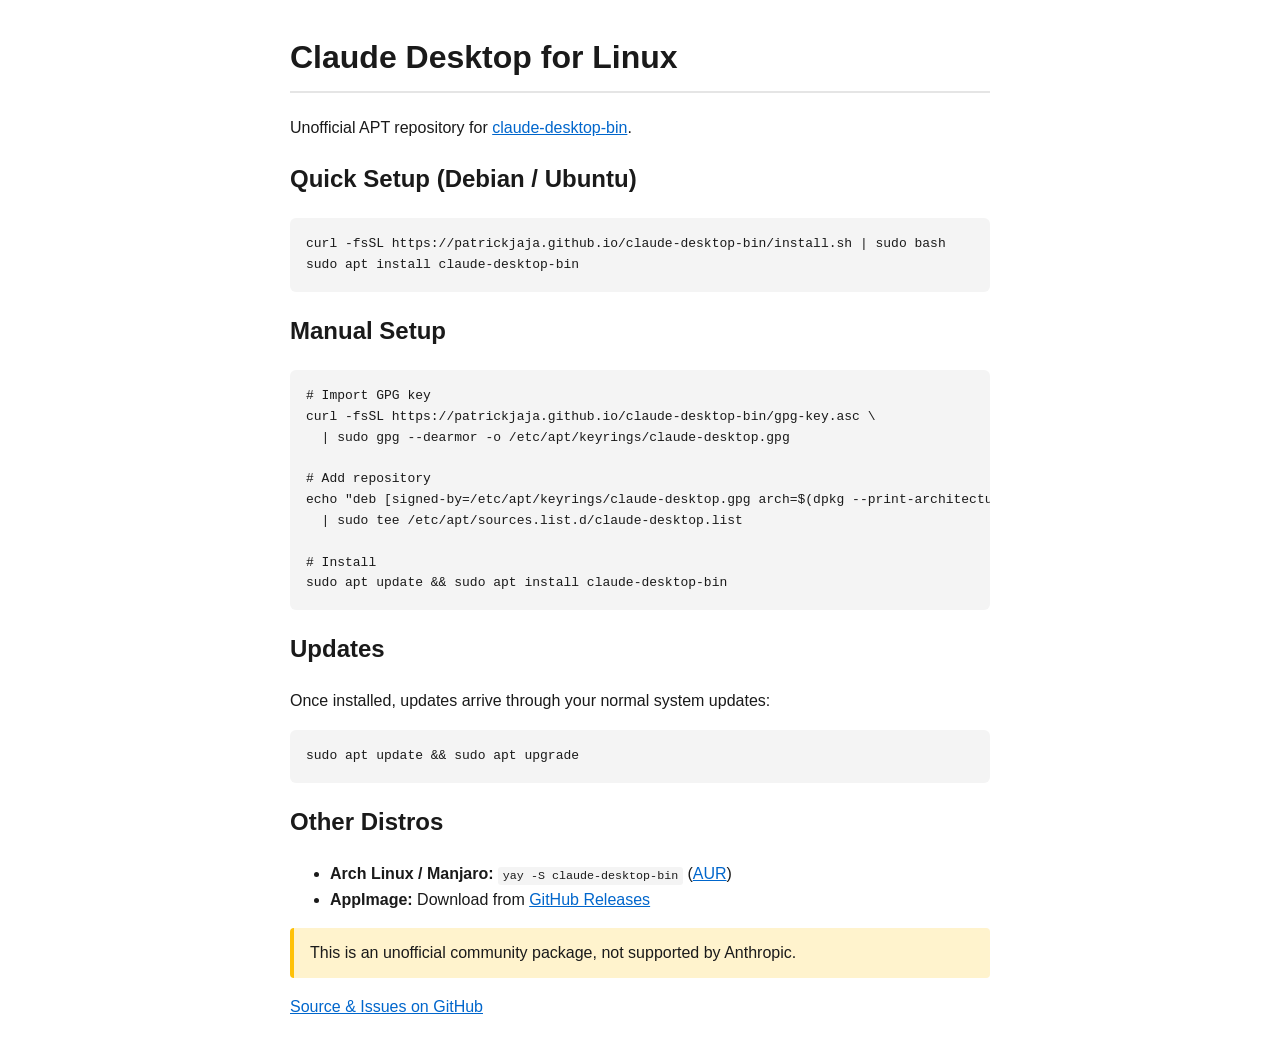
<file: index.html>
<!DOCTYPE html>
<html lang="en">
<head>
  <meta charset="utf-8">
  <meta name="viewport" content="width=device-width, initial-scale=1">
  <title>Claude Desktop for Linux — APT Repository</title>
  <style>
    body { font-family: -apple-system, BlinkMacSystemFont, "Segoe UI", Roboto, sans-serif; max-width: 700px; margin: 2rem auto; padding: 0 1rem; color: #1a1a1a; line-height: 1.6; }
    h1 { border-bottom: 2px solid #e5e5e5; padding-bottom: 0.5rem; }
    pre { background: #f4f4f4; padding: 1rem; border-radius: 6px; overflow-x: auto; }
    code { background: #f4f4f4; padding: 0.15rem 0.3rem; border-radius: 3px; font-size: 0.9em; }
    a { color: #0066cc; }
    .note { background: #fff3cd; border-left: 4px solid #ffc107; padding: 0.75rem 1rem; border-radius: 4px; margin: 1rem 0; }
  </style>
</head>
<body>
  <h1>Claude Desktop for Linux</h1>
  <p>Unofficial APT repository for <a href="https://github.com/patrickjaja/claude-desktop-bin">claude-desktop-bin</a>.</p>

  <h2>Quick Setup (Debian / Ubuntu)</h2>
  <pre>curl -fsSL https://patrickjaja.github.io/claude-desktop-bin/install.sh | sudo bash
sudo apt install claude-desktop-bin</pre>

  <h2>Manual Setup</h2>
  <pre># Import GPG key
curl -fsSL https://patrickjaja.github.io/claude-desktop-bin/gpg-key.asc \
  | sudo gpg --dearmor -o /etc/apt/keyrings/claude-desktop.gpg

# Add repository
echo "deb [signed-by=/etc/apt/keyrings/claude-desktop.gpg arch=$(dpkg --print-architecture)] https://patrickjaja.github.io/claude-desktop-bin/deb/ ./" \
  | sudo tee /etc/apt/sources.list.d/claude-desktop.list

# Install
sudo apt update &amp;&amp; sudo apt install claude-desktop-bin</pre>

  <h2>Updates</h2>
  <p>Once installed, updates arrive through your normal system updates:</p>
  <pre>sudo apt update &amp;&amp; sudo apt upgrade</pre>

  <h2>Other Distros</h2>
  <ul>
    <li><strong>Arch Linux / Manjaro:</strong> <code>yay -S claude-desktop-bin</code> (<a href="https://aur.archlinux.org/packages/claude-desktop-bin">AUR</a>)</li>
    <li><strong>AppImage:</strong> Download from <a href="https://github.com/patrickjaja/claude-desktop-bin/releases/latest">GitHub Releases</a></li>
  </ul>

  <div class="note">
    This is an unofficial community package, not supported by Anthropic.
  </div>

  <p><a href="https://github.com/patrickjaja/claude-desktop-bin">Source &amp; Issues on GitHub</a></p>
</body>
</html>
</file>
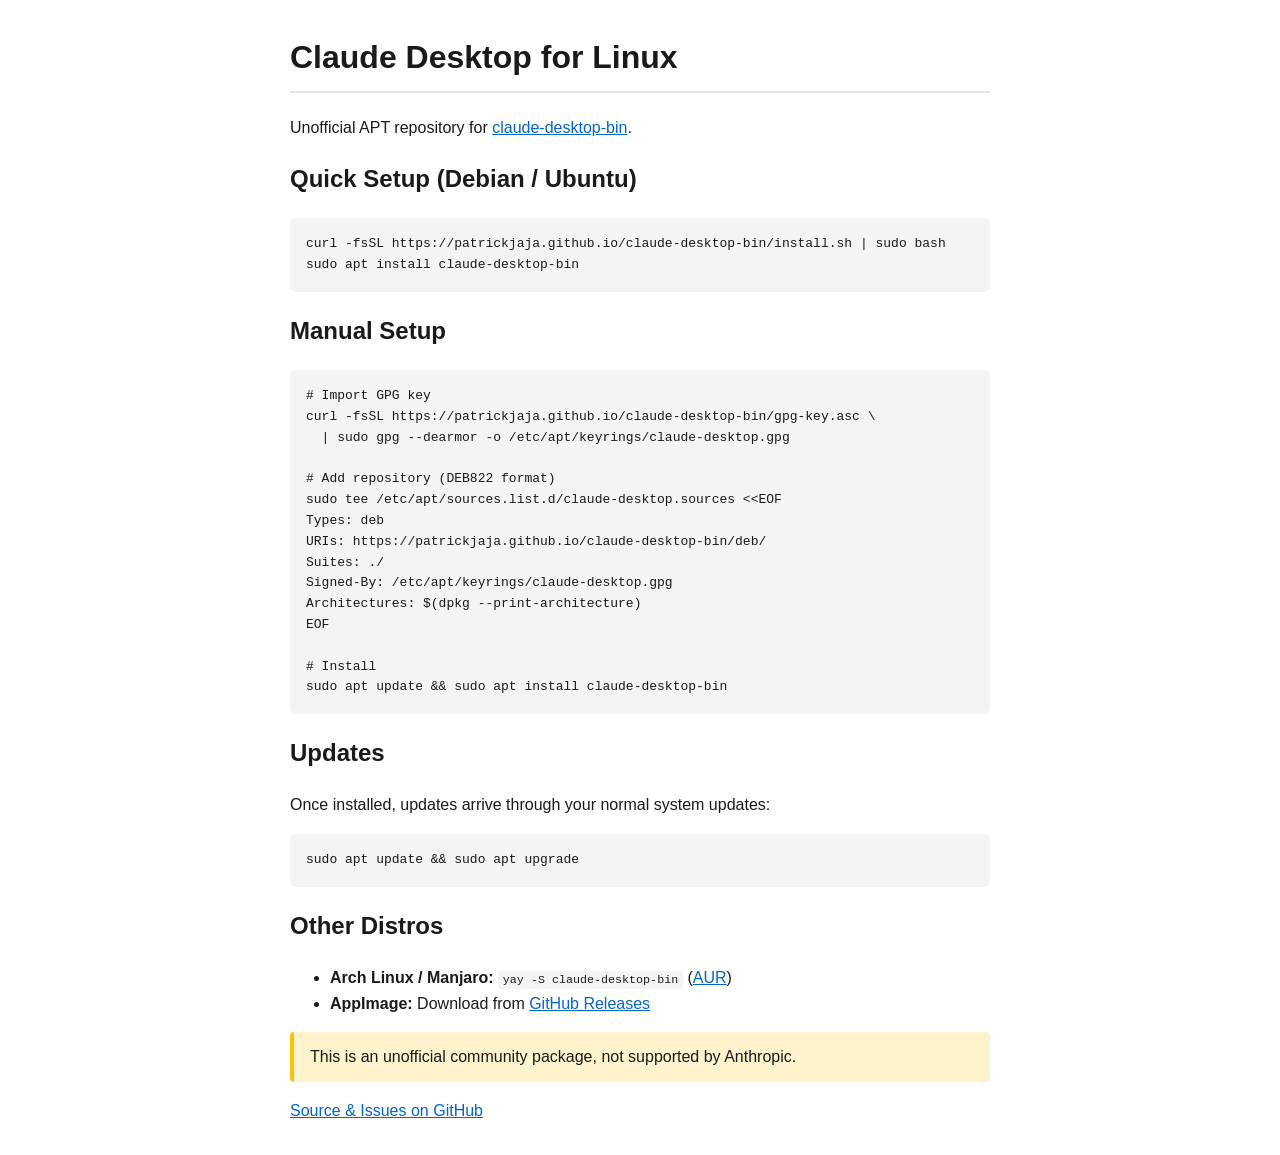
<file: packaging/apt/index.html>
<!DOCTYPE html>
<html lang="en">
<head>
  <meta charset="utf-8">
  <meta name="viewport" content="width=device-width, initial-scale=1">
  <title>Claude Desktop for Linux — APT Repository</title>
  <style>
    body { font-family: -apple-system, BlinkMacSystemFont, "Segoe UI", Roboto, sans-serif; max-width: 700px; margin: 2rem auto; padding: 0 1rem; color: #1a1a1a; line-height: 1.6; }
    h1 { border-bottom: 2px solid #e5e5e5; padding-bottom: 0.5rem; }
    pre { background: #f4f4f4; padding: 1rem; border-radius: 6px; overflow-x: auto; }
    code { background: #f4f4f4; padding: 0.15rem 0.3rem; border-radius: 3px; font-size: 0.9em; }
    a { color: #0066cc; }
    .note { background: #fff3cd; border-left: 4px solid #ffc107; padding: 0.75rem 1rem; border-radius: 4px; margin: 1rem 0; }
  </style>
</head>
<body>
  <h1>Claude Desktop for Linux</h1>
  <p>Unofficial APT repository for <a href="https://github.com/patrickjaja/claude-desktop-bin">claude-desktop-bin</a>.</p>

  <h2>Quick Setup (Debian / Ubuntu)</h2>
  <pre>curl -fsSL https://patrickjaja.github.io/claude-desktop-bin/install.sh | sudo bash
sudo apt install claude-desktop-bin</pre>

  <h2>Manual Setup</h2>
  <pre># Import GPG key
curl -fsSL https://patrickjaja.github.io/claude-desktop-bin/gpg-key.asc \
  | sudo gpg --dearmor -o /etc/apt/keyrings/claude-desktop.gpg

# Add repository (DEB822 format)
sudo tee /etc/apt/sources.list.d/claude-desktop.sources &lt;&lt;EOF
Types: deb
URIs: https://patrickjaja.github.io/claude-desktop-bin/deb/
Suites: ./
Signed-By: /etc/apt/keyrings/claude-desktop.gpg
Architectures: $(dpkg --print-architecture)
EOF

# Install
sudo apt update &amp;&amp; sudo apt install claude-desktop-bin</pre>

  <h2>Updates</h2>
  <p>Once installed, updates arrive through your normal system updates:</p>
  <pre>sudo apt update &amp;&amp; sudo apt upgrade</pre>

  <h2>Other Distros</h2>
  <ul>
    <li><strong>Arch Linux / Manjaro:</strong> <code>yay -S claude-desktop-bin</code> (<a href="https://aur.archlinux.org/packages/claude-desktop-bin">AUR</a>)</li>
    <li><strong>AppImage:</strong> Download from <a href="https://github.com/patrickjaja/claude-desktop-bin/releases/latest">GitHub Releases</a></li>
  </ul>

  <div class="note">
    This is an unofficial community package, not supported by Anthropic.
  </div>

  <p><a href="https://github.com/patrickjaja/claude-desktop-bin">Source &amp; Issues on GitHub</a></p>
</body>
</html>
</file>
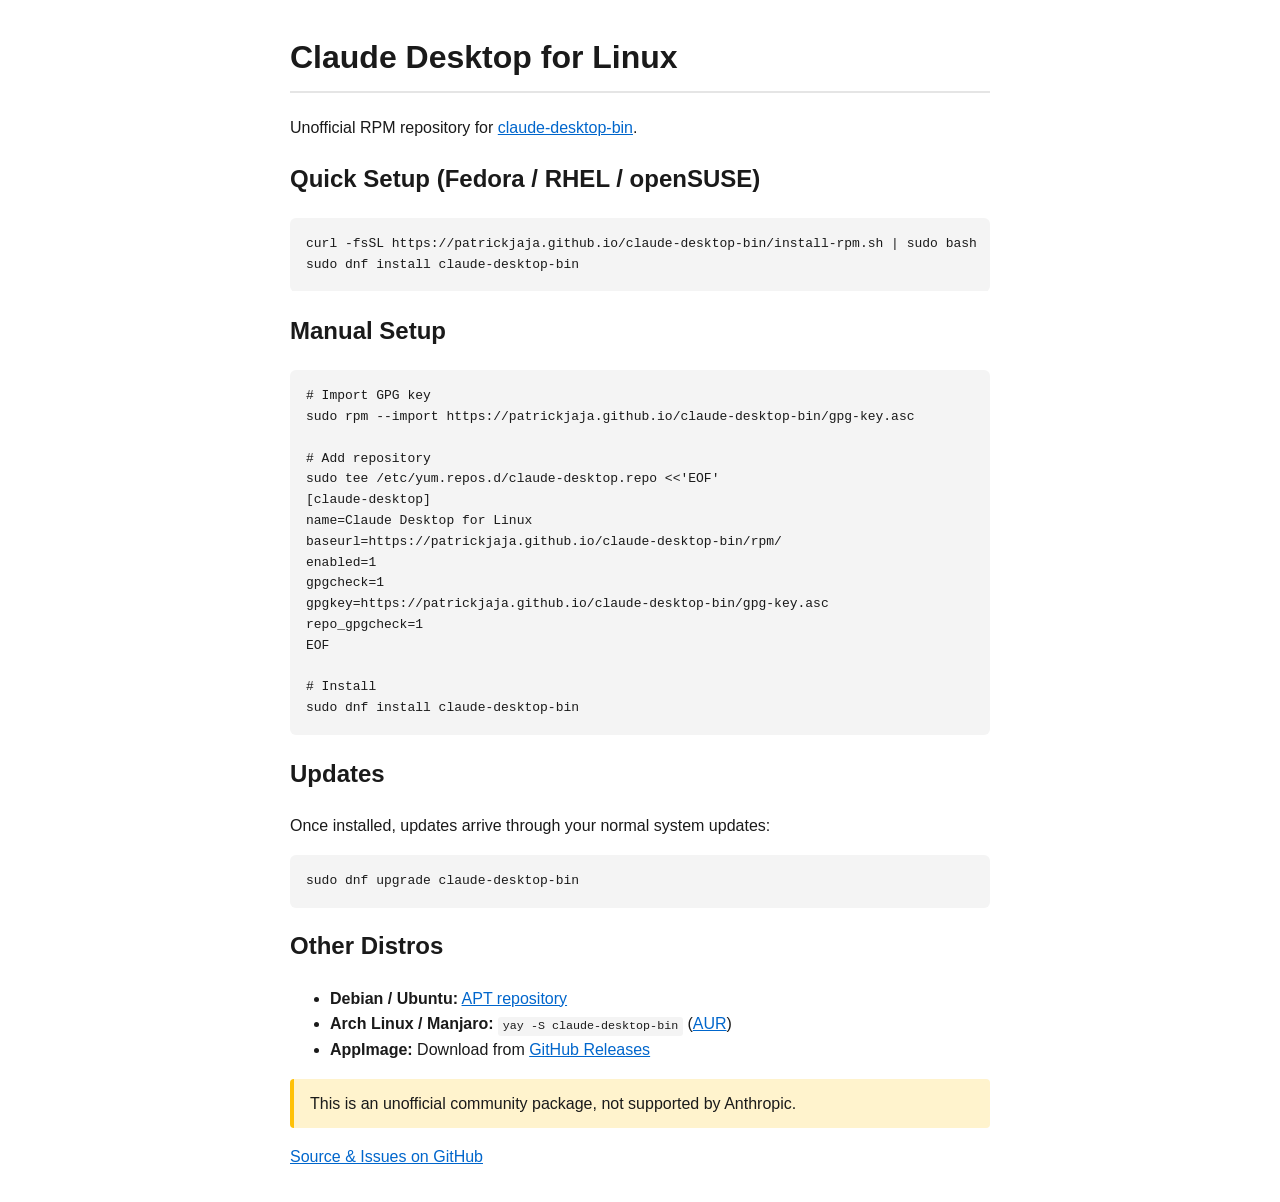
<file: packaging/rpm/index.html>
<!DOCTYPE html>
<html lang="en">
<head>
  <meta charset="utf-8">
  <meta name="viewport" content="width=device-width, initial-scale=1">
  <title>Claude Desktop for Linux — RPM Repository</title>
  <style>
    body { font-family: -apple-system, BlinkMacSystemFont, "Segoe UI", Roboto, sans-serif; max-width: 700px; margin: 2rem auto; padding: 0 1rem; color: #1a1a1a; line-height: 1.6; }
    h1 { border-bottom: 2px solid #e5e5e5; padding-bottom: 0.5rem; }
    pre { background: #f4f4f4; padding: 1rem; border-radius: 6px; overflow-x: auto; }
    code { background: #f4f4f4; padding: 0.15rem 0.3rem; border-radius: 3px; font-size: 0.9em; }
    a { color: #0066cc; }
    .note { background: #fff3cd; border-left: 4px solid #ffc107; padding: 0.75rem 1rem; border-radius: 4px; margin: 1rem 0; }
  </style>
</head>
<body>
  <h1>Claude Desktop for Linux</h1>
  <p>Unofficial RPM repository for <a href="https://github.com/patrickjaja/claude-desktop-bin">claude-desktop-bin</a>.</p>

  <h2>Quick Setup (Fedora / RHEL / openSUSE)</h2>
  <pre>curl -fsSL https://patrickjaja.github.io/claude-desktop-bin/install-rpm.sh | sudo bash
sudo dnf install claude-desktop-bin</pre>

  <h2>Manual Setup</h2>
  <pre># Import GPG key
sudo rpm --import https://patrickjaja.github.io/claude-desktop-bin/gpg-key.asc

# Add repository
sudo tee /etc/yum.repos.d/claude-desktop.repo &lt;&lt;'EOF'
[claude-desktop]
name=Claude Desktop for Linux
baseurl=https://patrickjaja.github.io/claude-desktop-bin/rpm/
enabled=1
gpgcheck=1
gpgkey=https://patrickjaja.github.io/claude-desktop-bin/gpg-key.asc
repo_gpgcheck=1
EOF

# Install
sudo dnf install claude-desktop-bin</pre>

  <h2>Updates</h2>
  <p>Once installed, updates arrive through your normal system updates:</p>
  <pre>sudo dnf upgrade claude-desktop-bin</pre>

  <h2>Other Distros</h2>
  <ul>
    <li><strong>Debian / Ubuntu:</strong> <a href="https://patrickjaja.github.io/claude-desktop-bin/">APT repository</a></li>
    <li><strong>Arch Linux / Manjaro:</strong> <code>yay -S claude-desktop-bin</code> (<a href="https://aur.archlinux.org/packages/claude-desktop-bin">AUR</a>)</li>
    <li><strong>AppImage:</strong> Download from <a href="https://github.com/patrickjaja/claude-desktop-bin/releases/latest">GitHub Releases</a></li>
  </ul>

  <div class="note">
    This is an unofficial community package, not supported by Anthropic.
  </div>

  <p><a href="https://github.com/patrickjaja/claude-desktop-bin">Source &amp; Issues on GitHub</a></p>
</body>
</html>
</file>
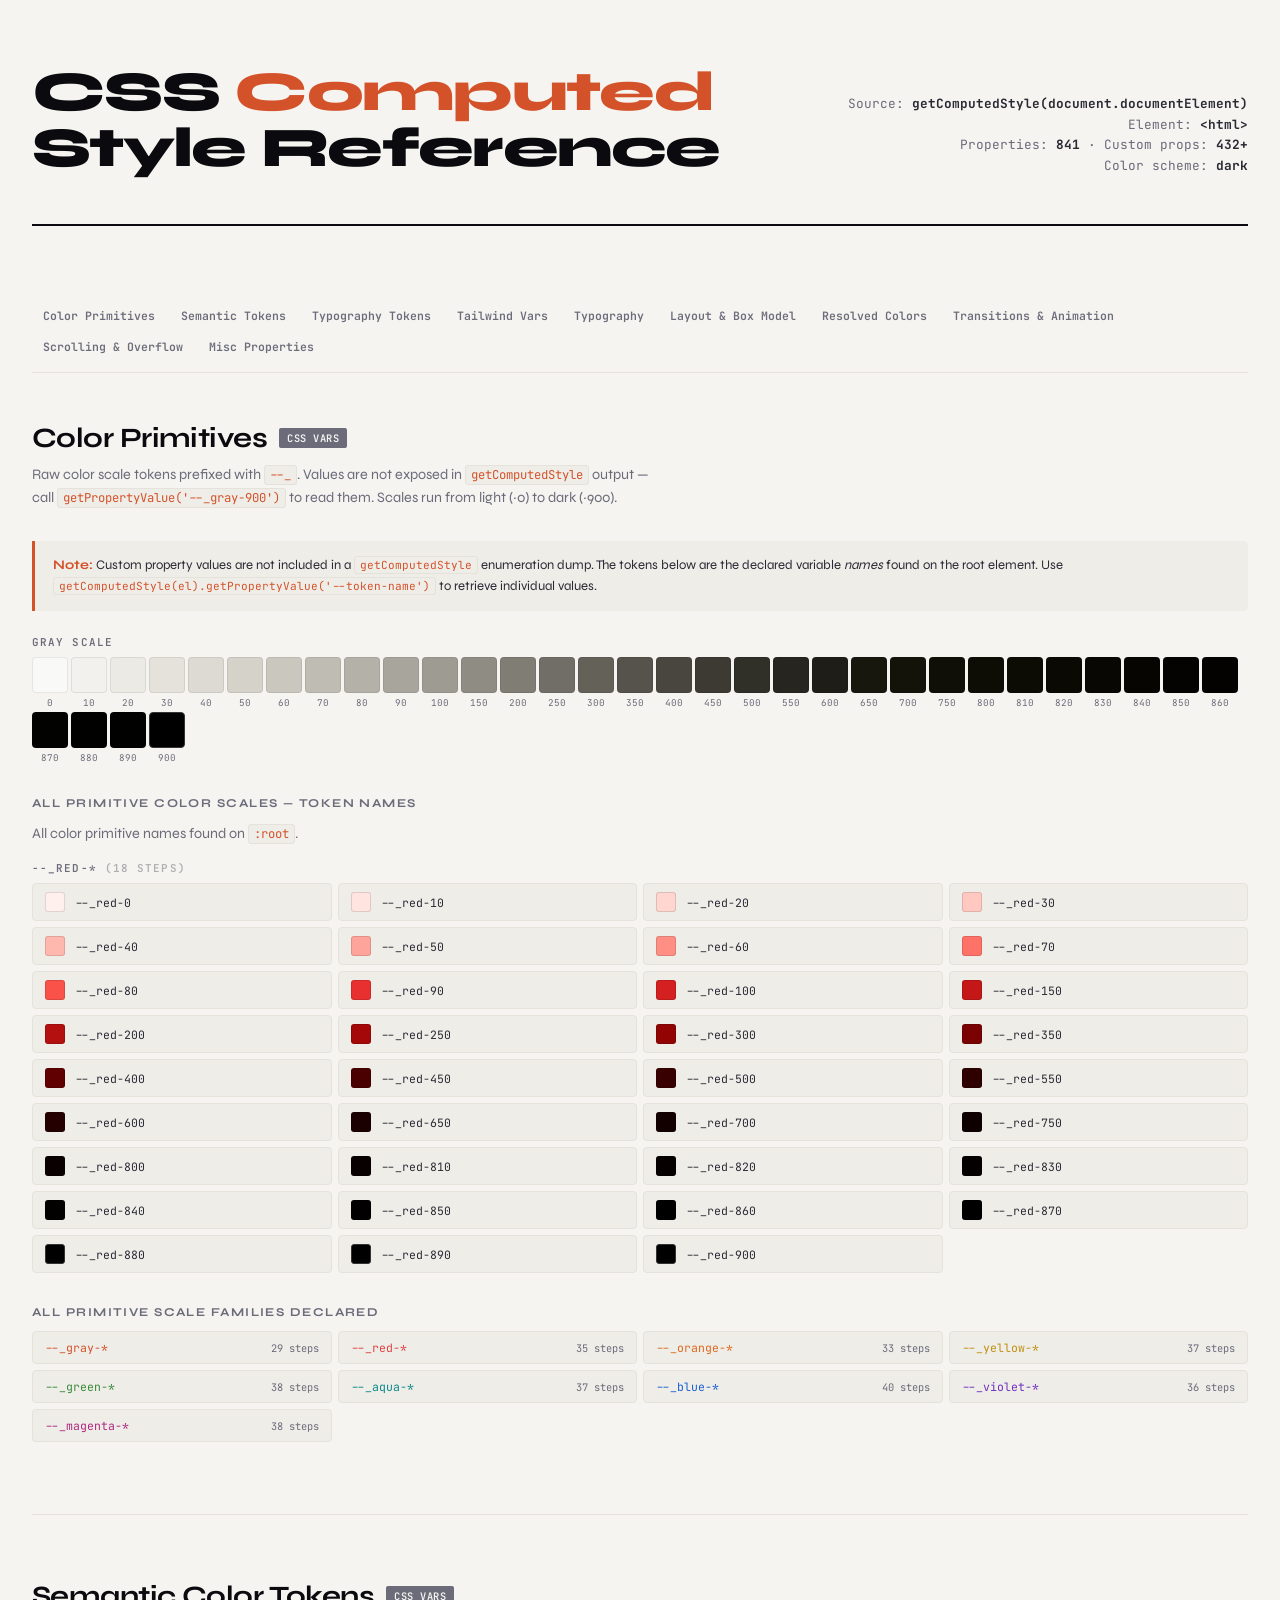
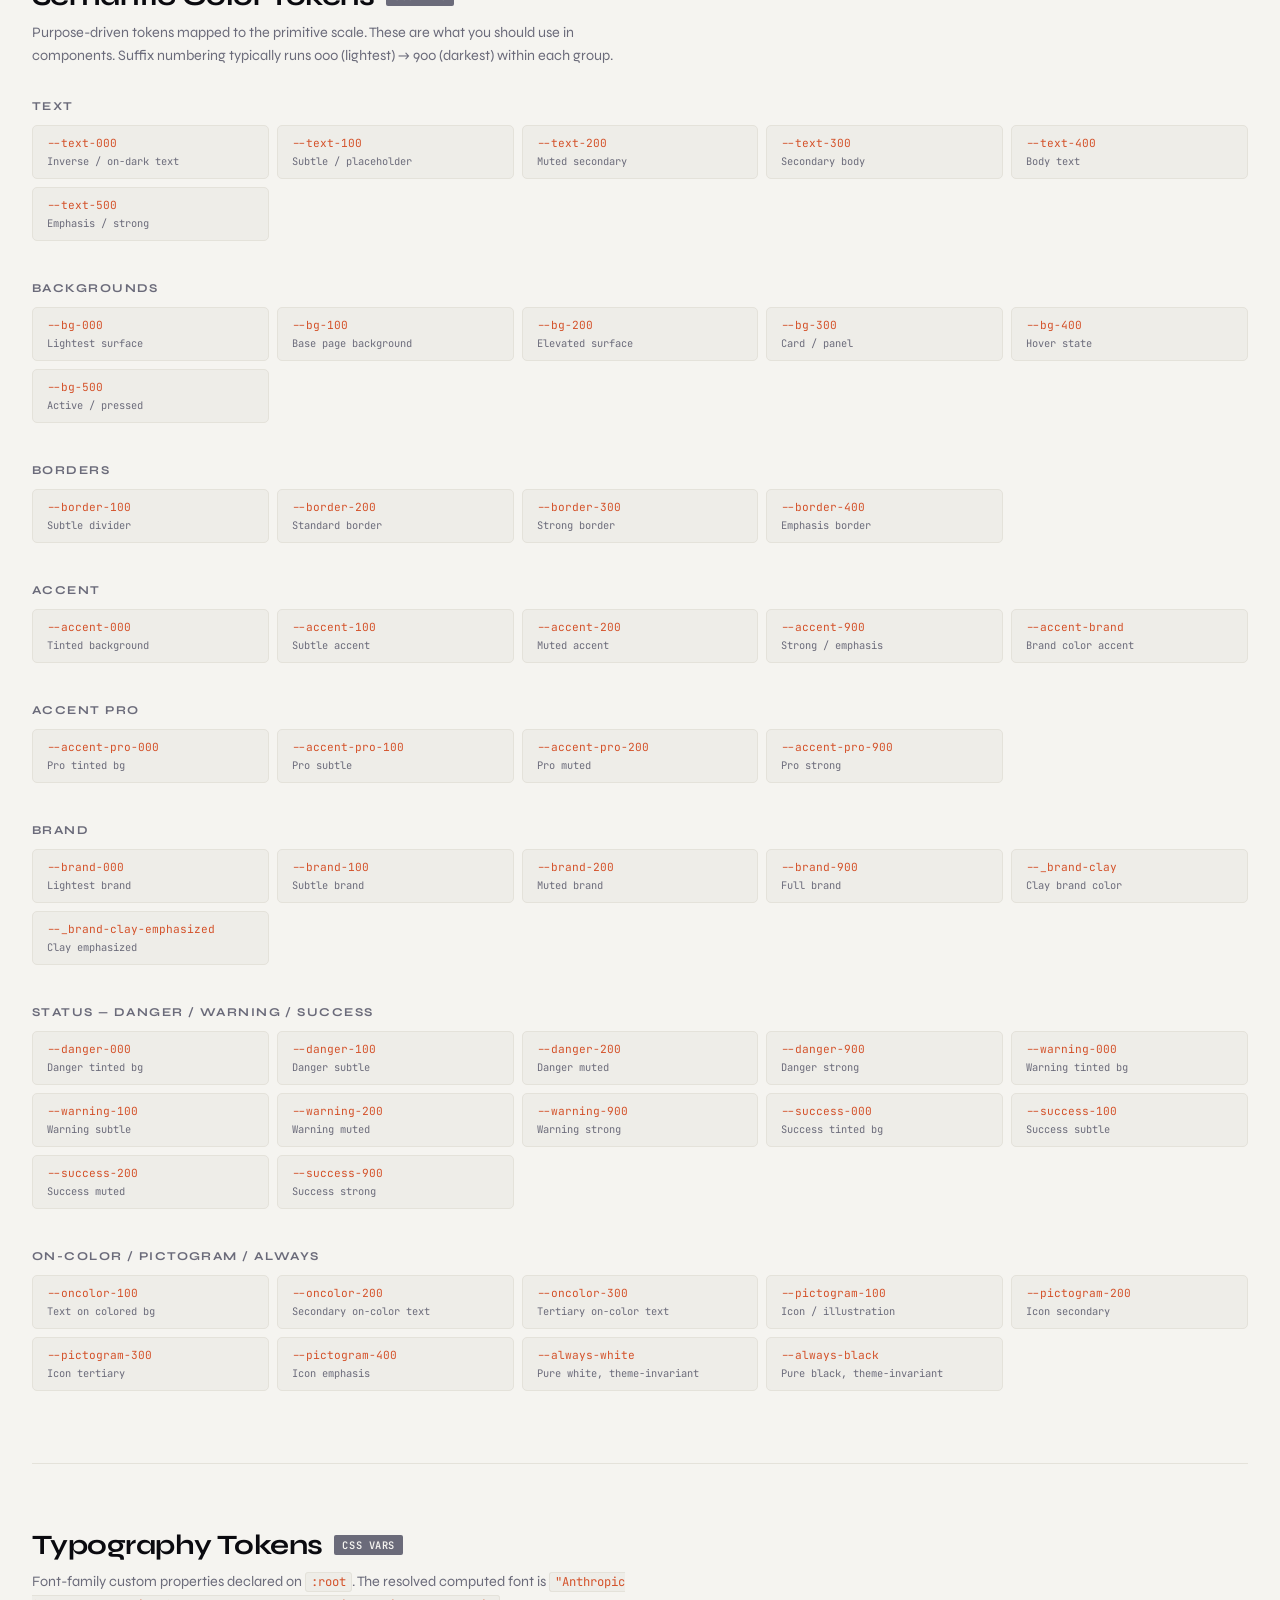
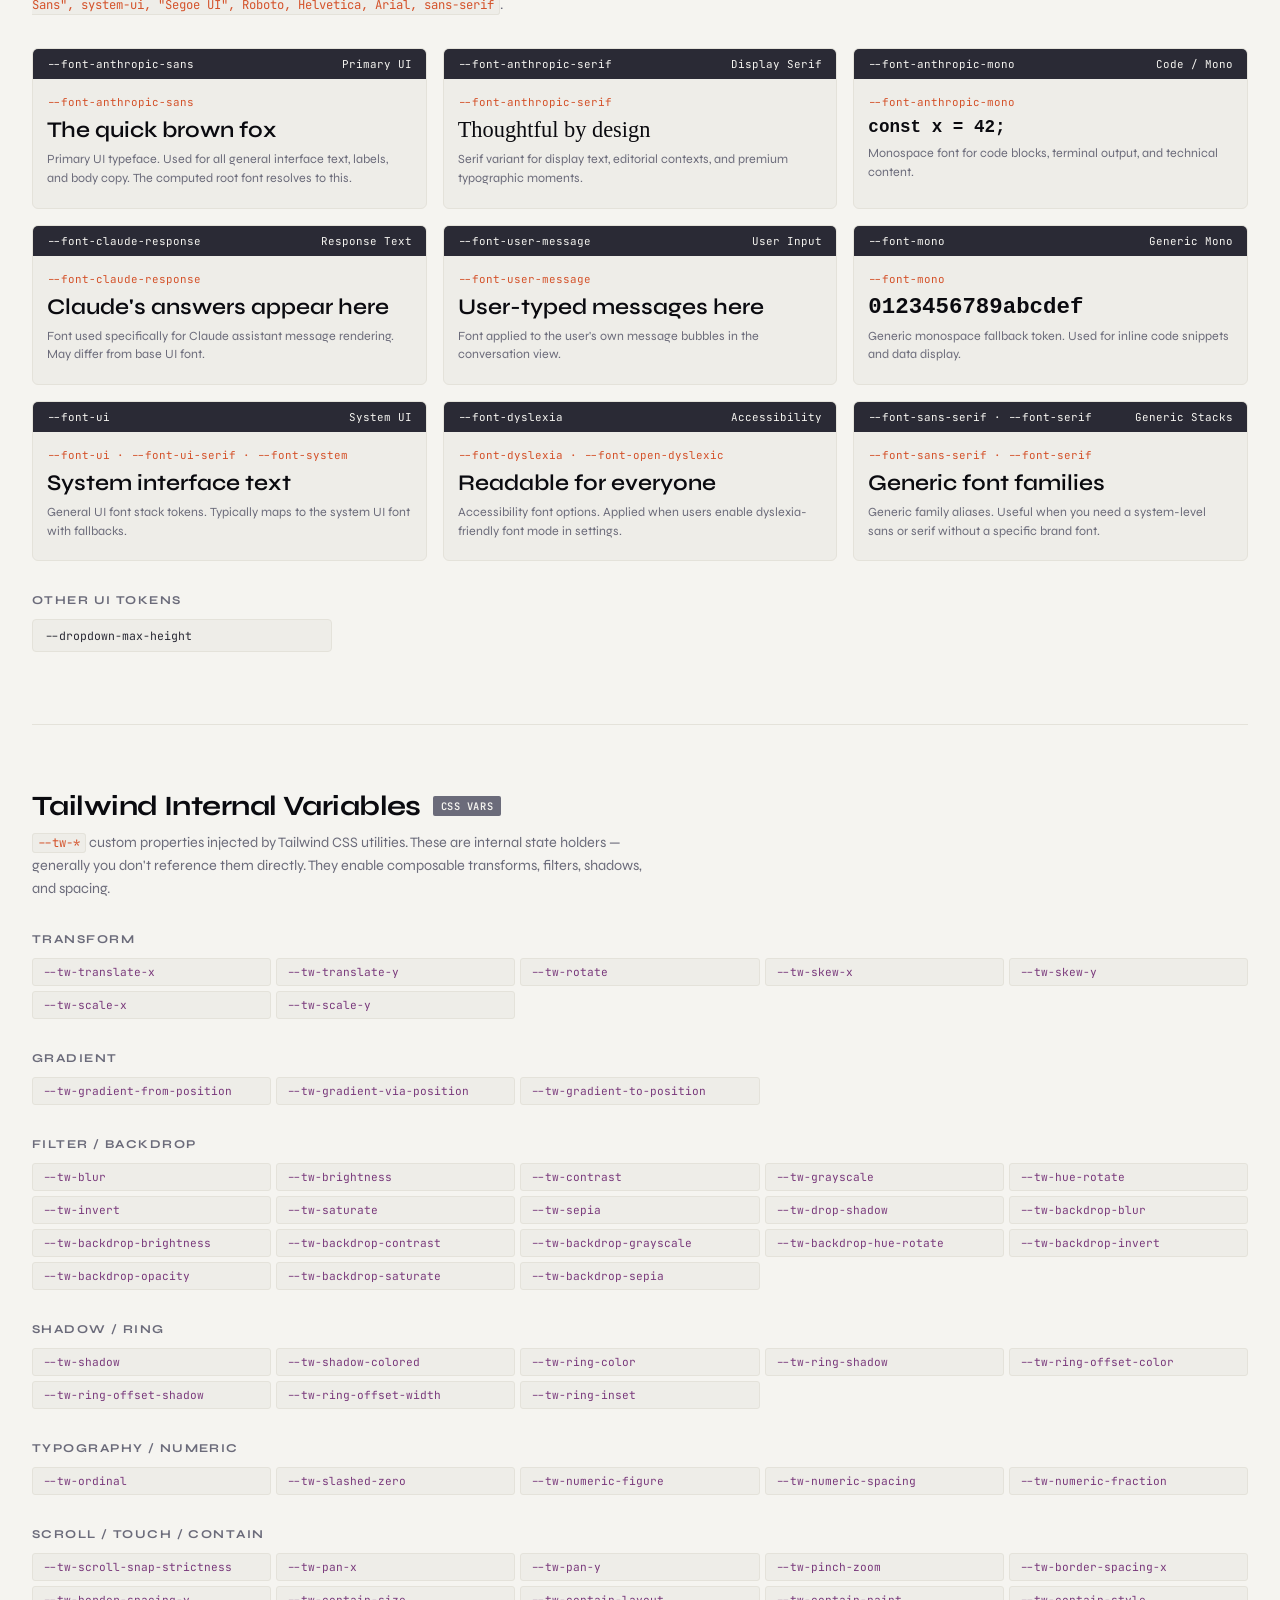
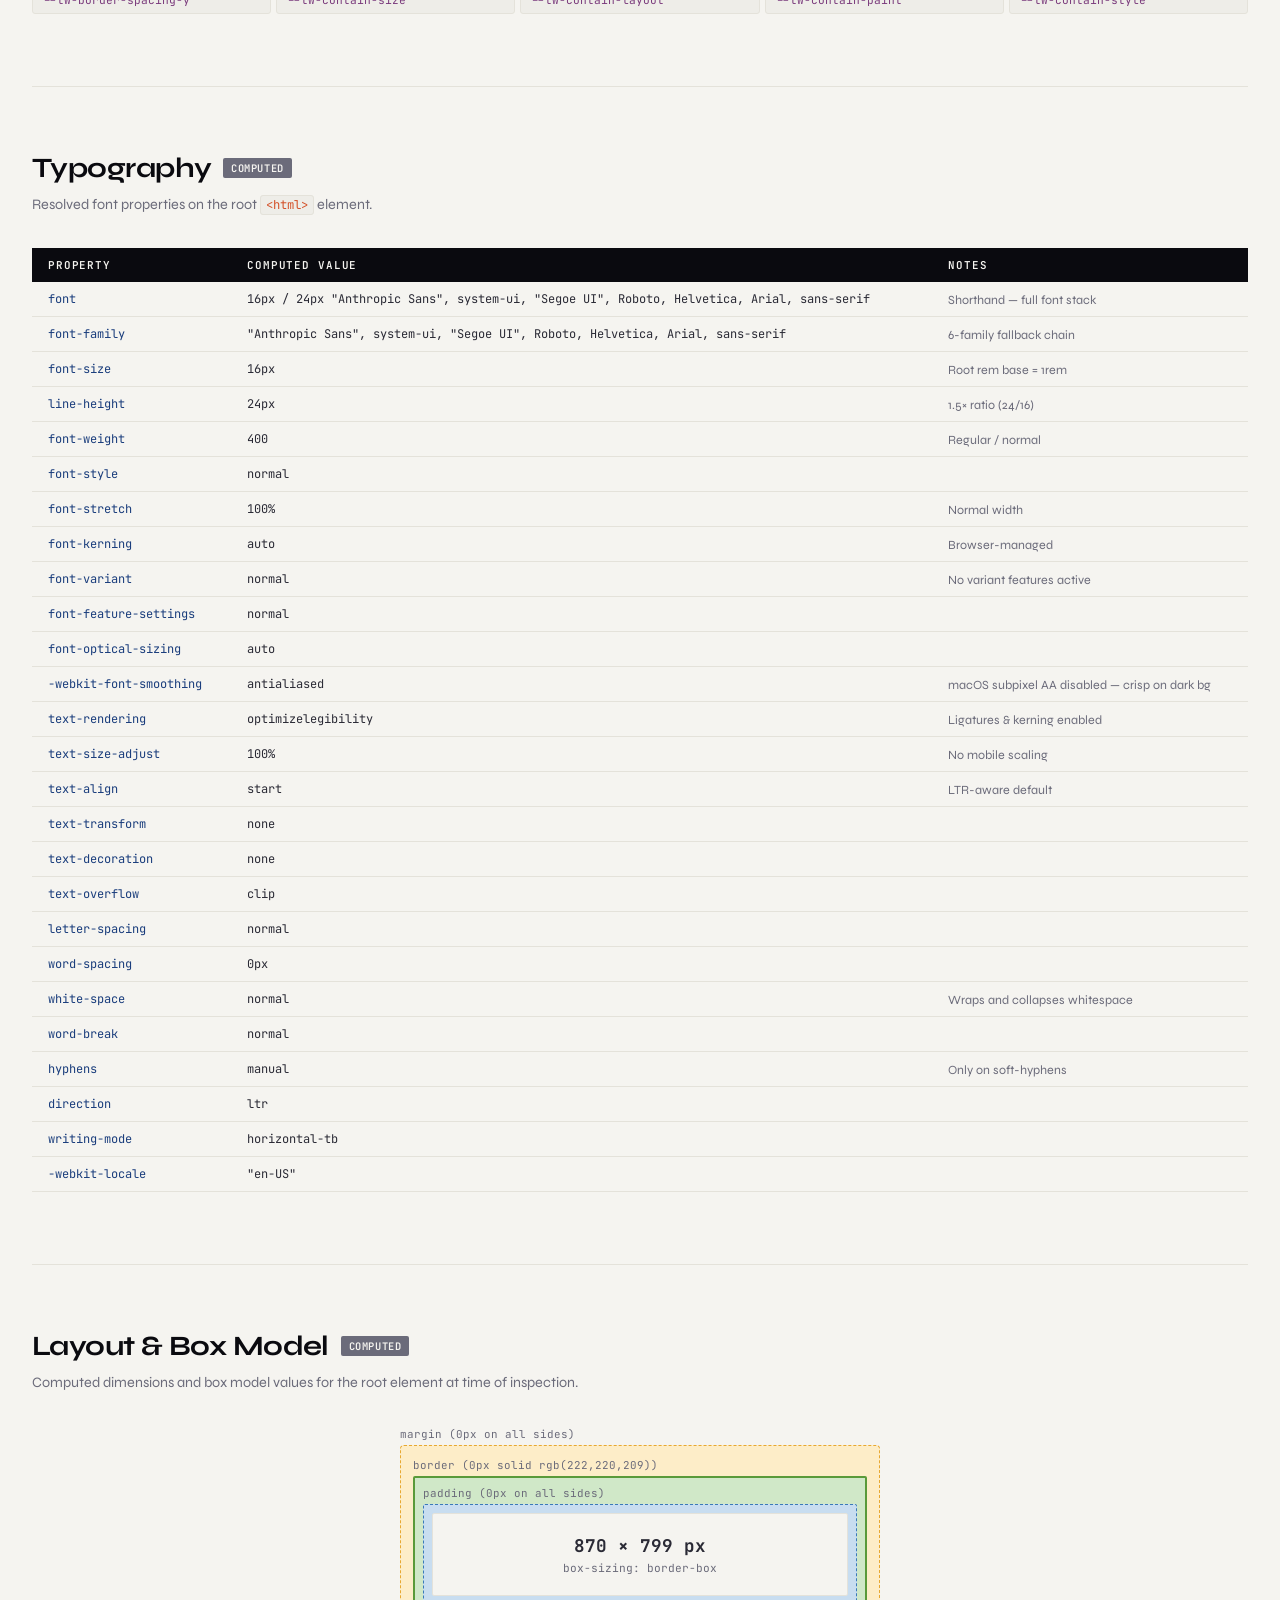
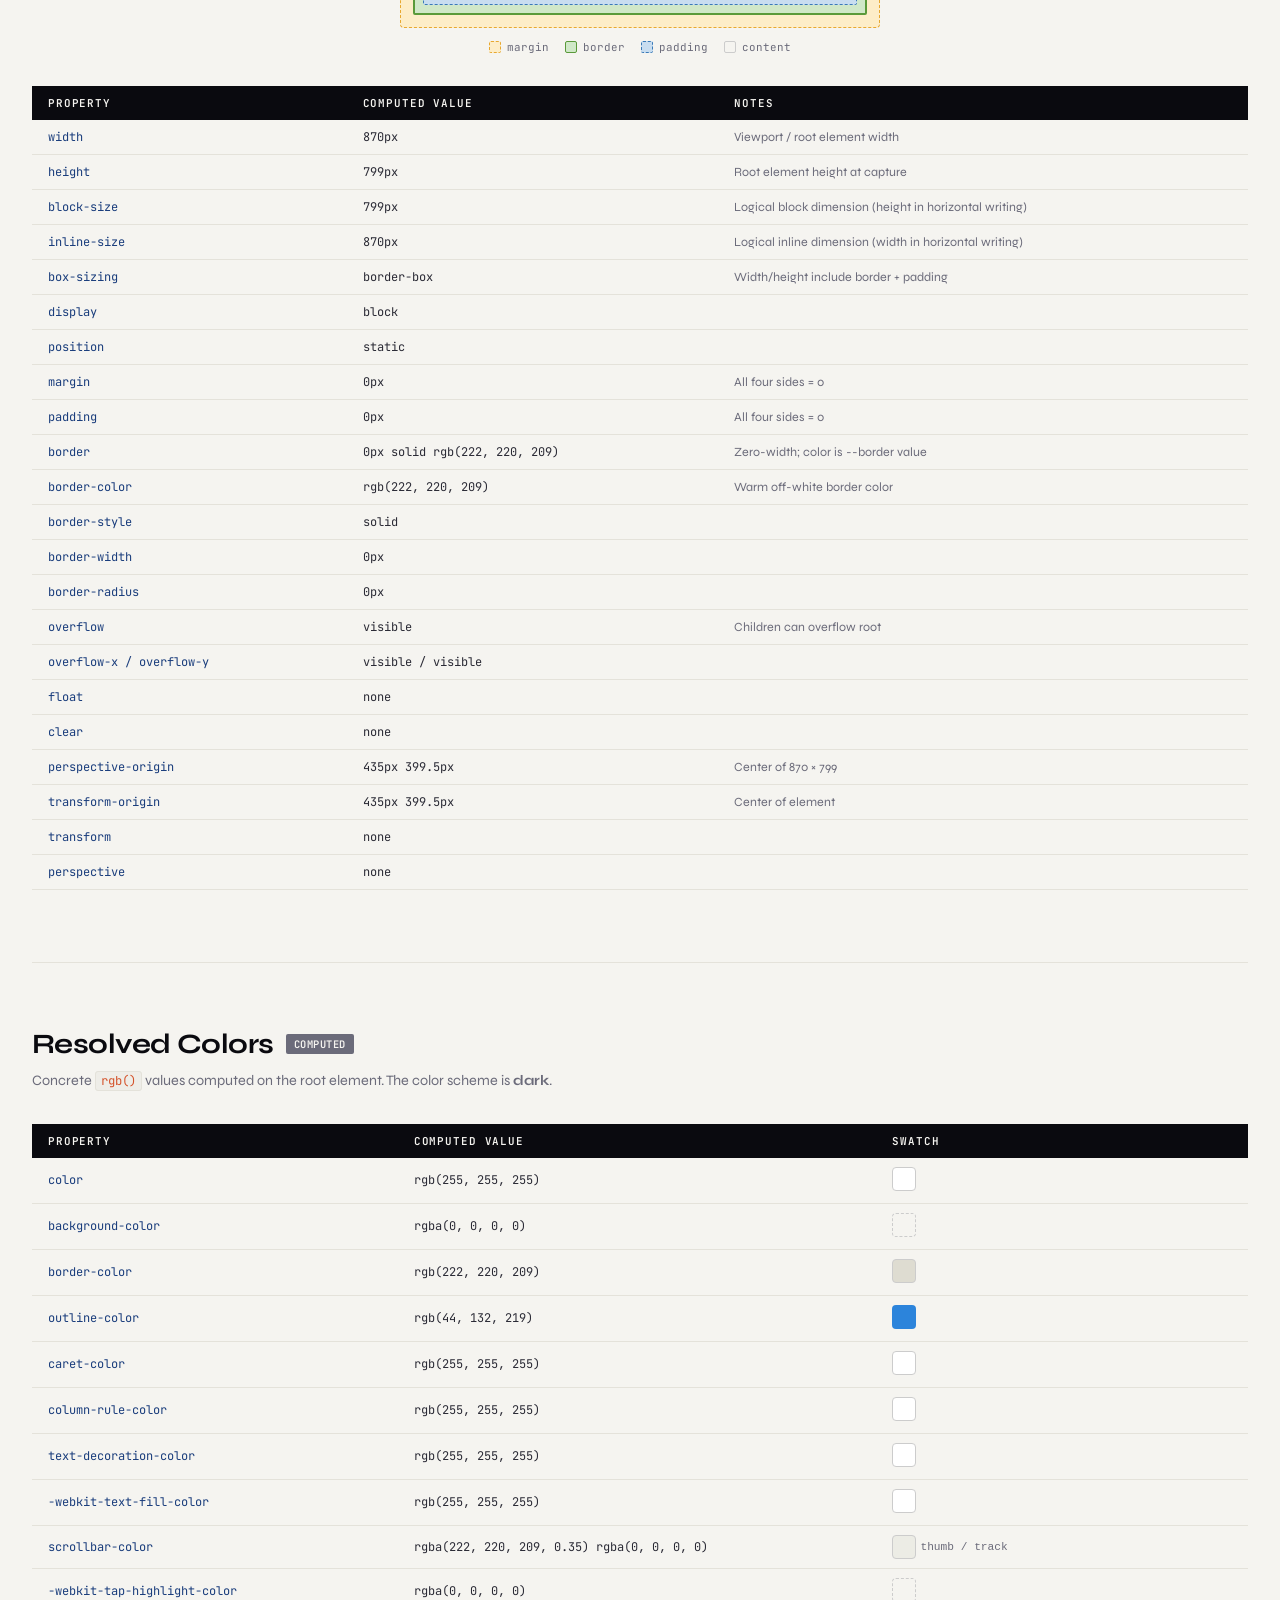
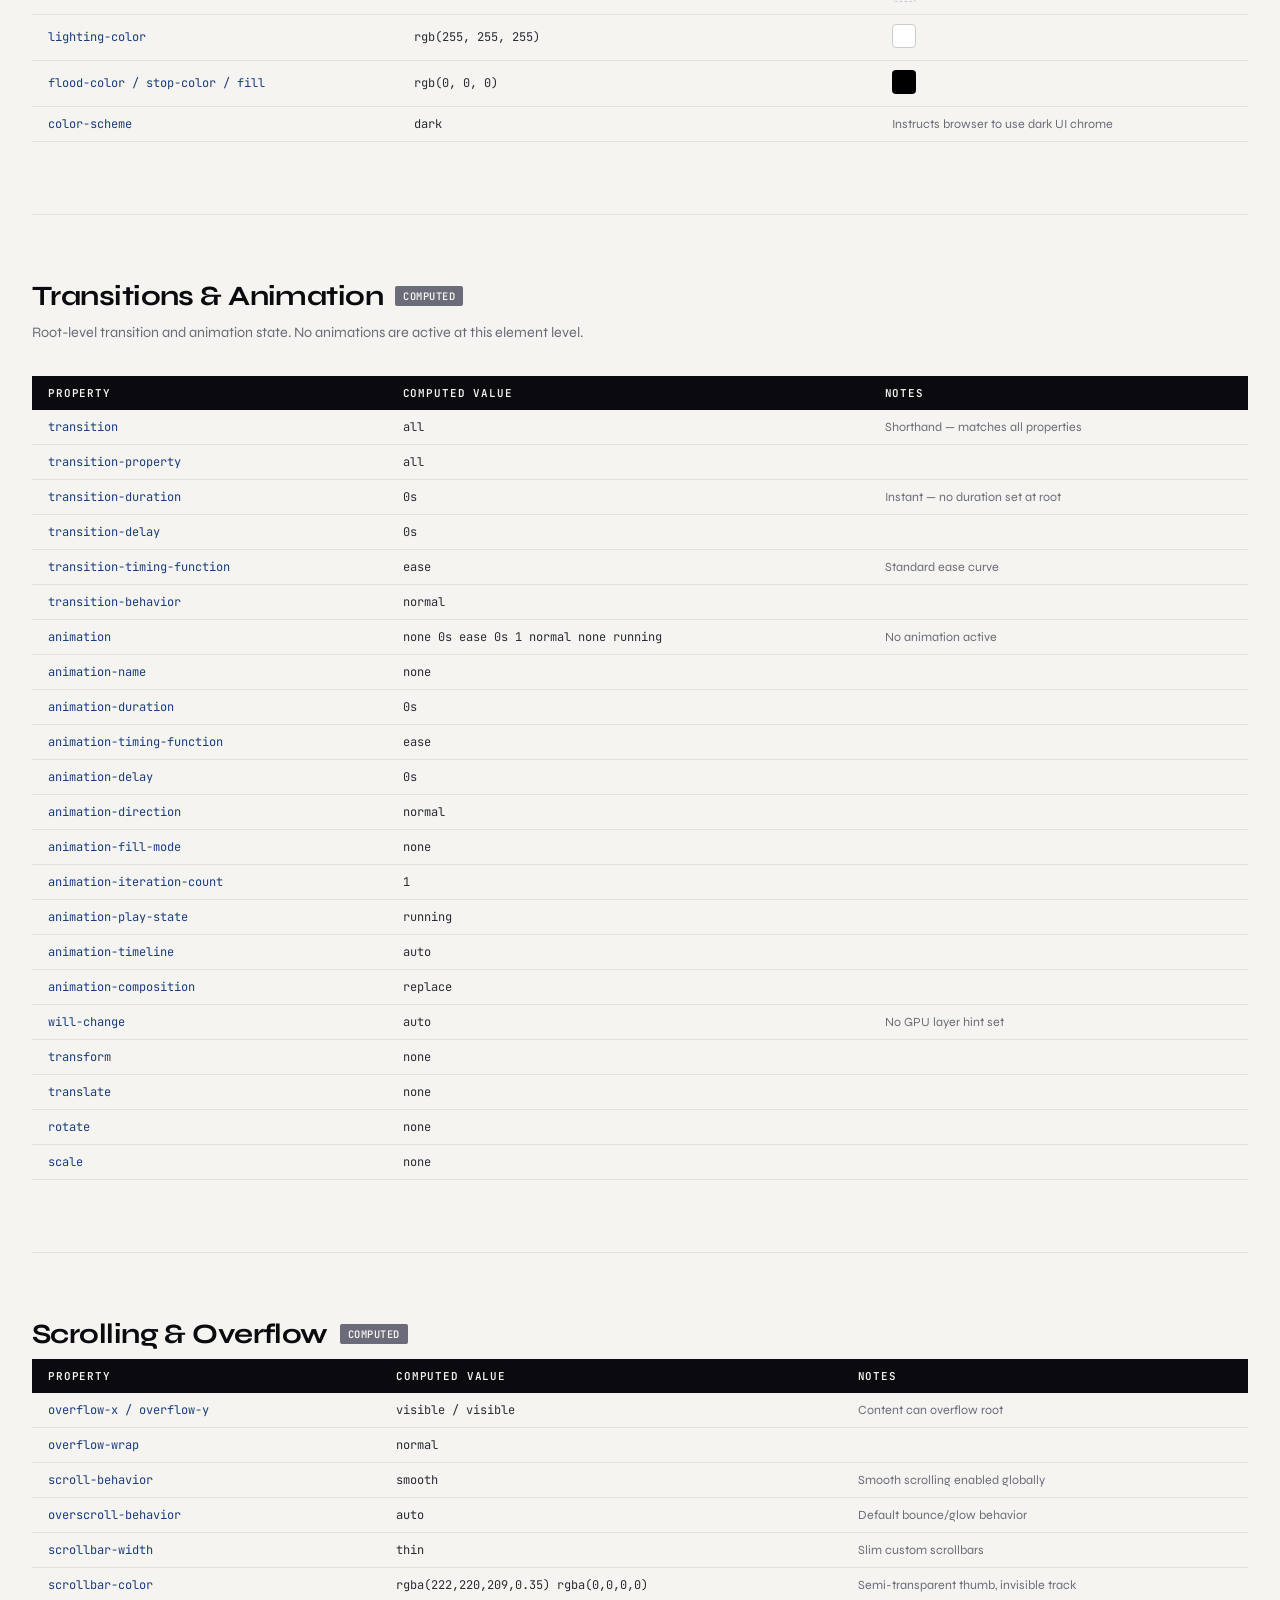
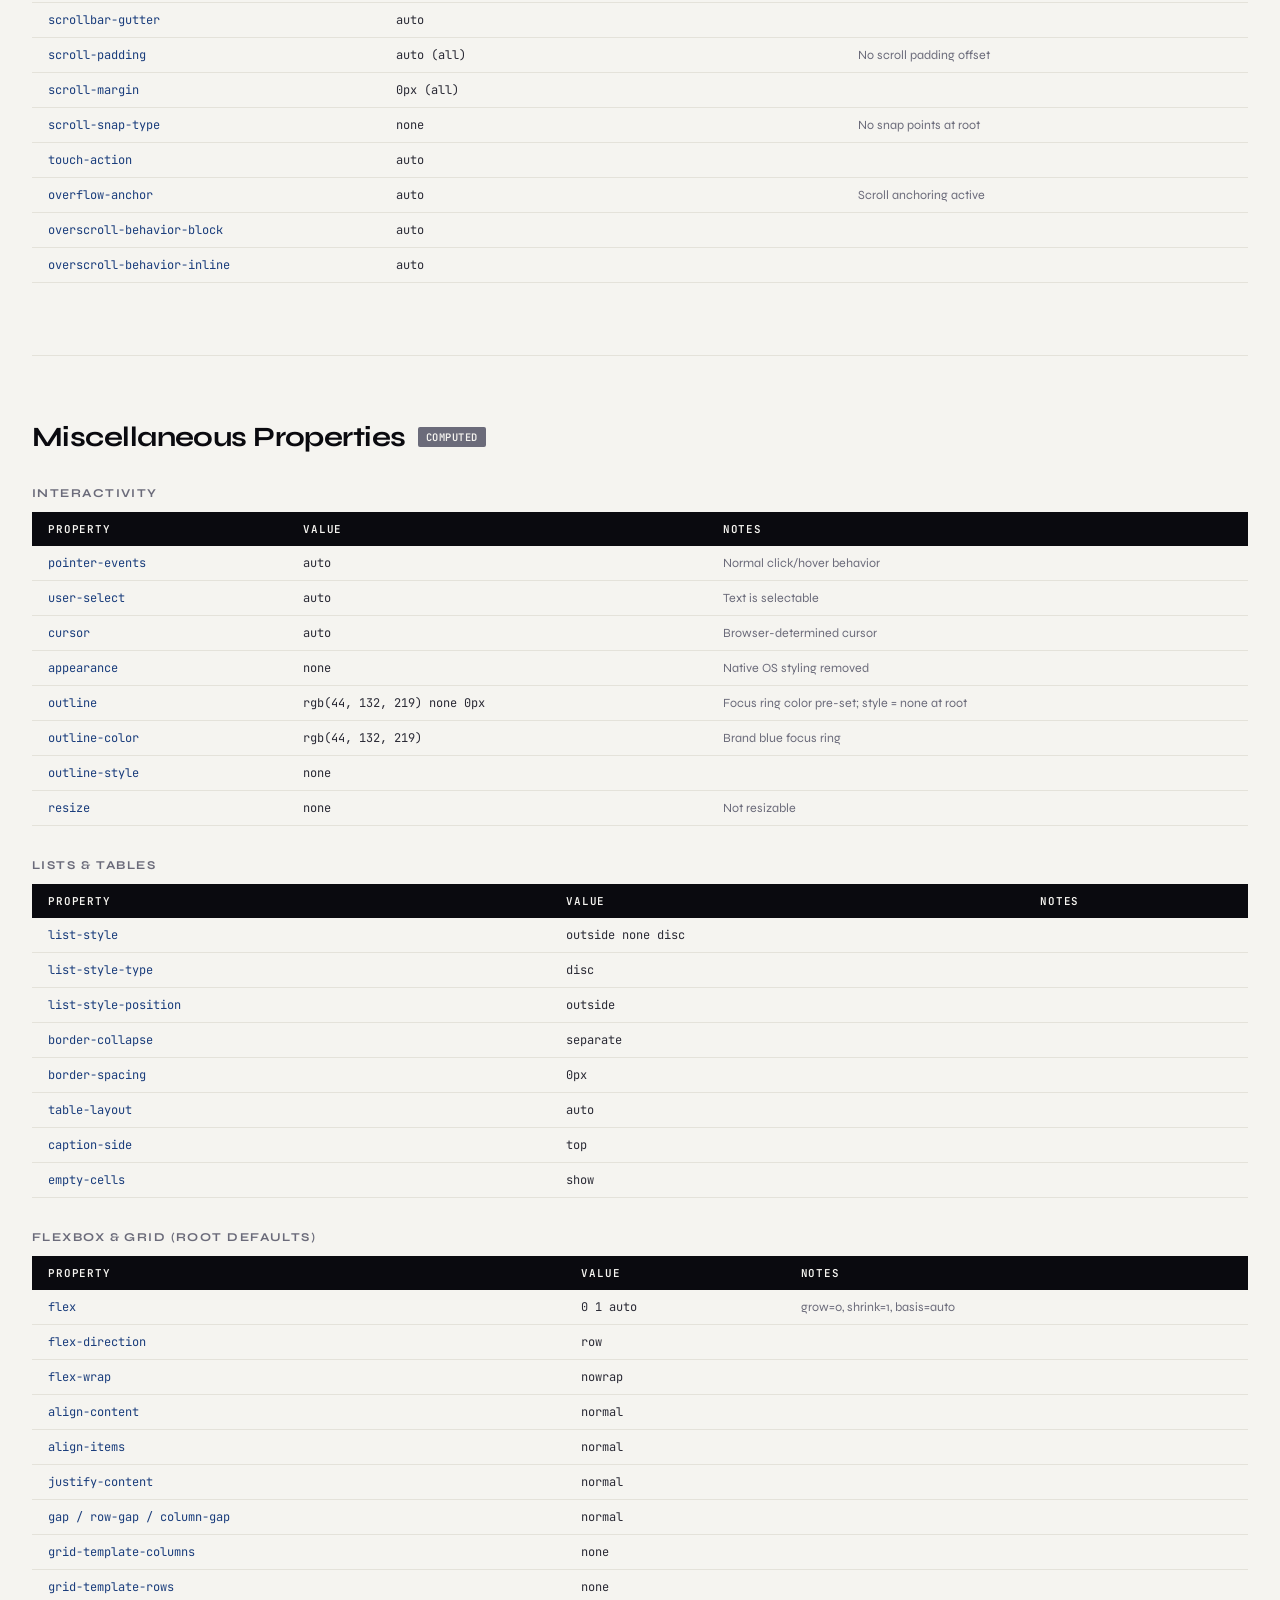
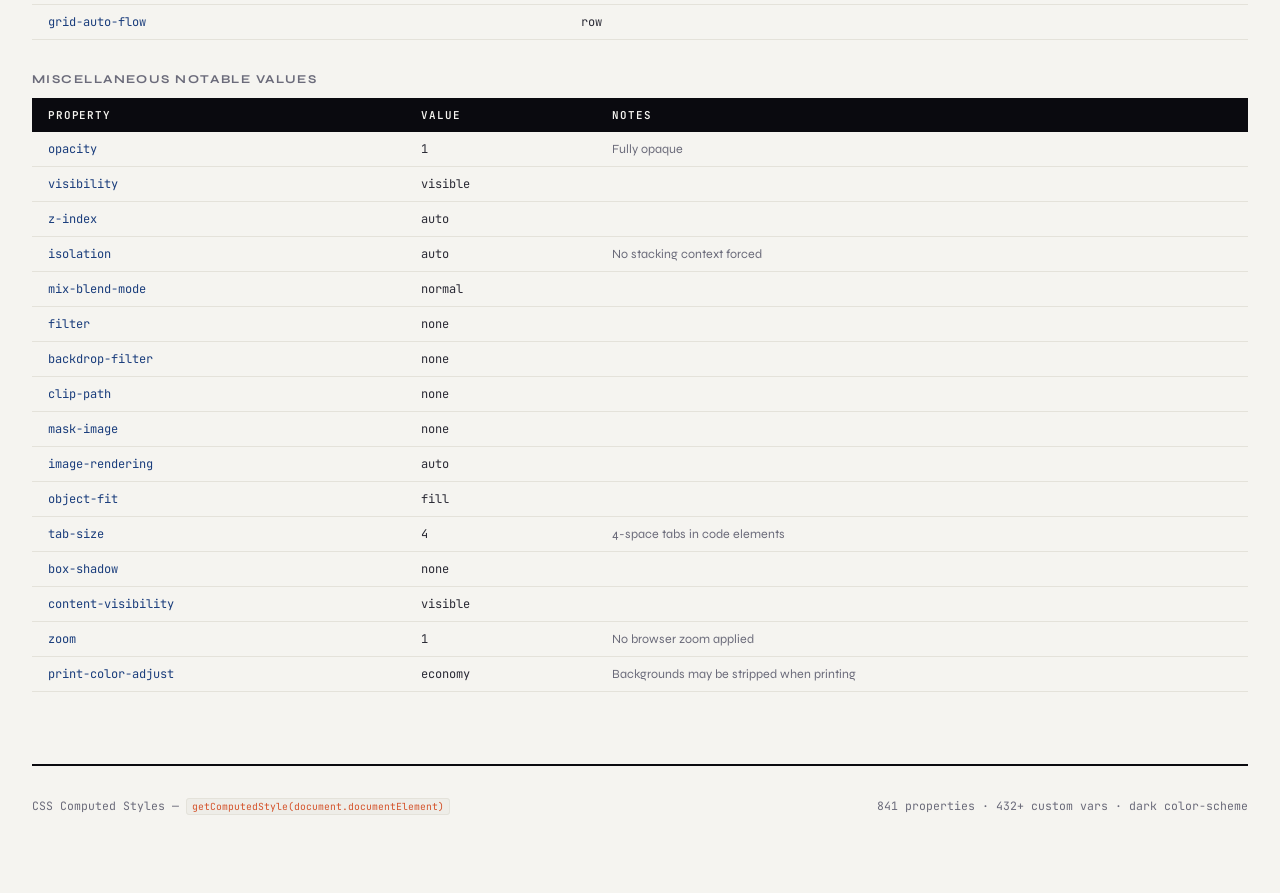
<file: themes/css-documentation.html>
<!DOCTYPE html>
<html lang="en">
<head>
<meta charset="UTF-8">
<meta name="viewport" content="width=device-width, initial-scale=1.0">
<title>CSS Documentation — document.documentElement Computed Styles</title>
<style>
  @import url('https://fonts.googleapis.com/css2?family=JetBrains+Mono:wght@400;600&family=Syne:wght@400;600;700;800&display=swap');

  :root {
    --ink: #0a0a0f;
    --ink-2: #2a2a35;
    --ink-3: #6b6b7a;
    --paper: #f5f4f0;
    --paper-2: #eeede8;
    --paper-3: #e4e2da;
    --accent: #d4522a;
    --accent-2: #1a3d7c;
    --accent-3: #267a4a;
    --accent-4: #7a3a7c;
    --mono: 'JetBrains Mono', monospace;
    --sans: 'Syne', system-ui, sans-serif;
  }

  *, *::before, *::after { box-sizing: border-box; margin: 0; padding: 0; }

  html { background: var(--paper); color: var(--ink); font-family: var(--sans); scroll-behavior: smooth; }

  body { max-width: 1280px; margin: 0 auto; padding: 0 32px 80px; }

  /* HEADER */
  header {
    padding: 64px 0 48px;
    border-bottom: 2px solid var(--ink);
    margin-bottom: 64px;
    display: grid;
    grid-template-columns: 1fr auto;
    align-items: end;
    gap: 24px;
  }
  header h1 {
    font-size: clamp(2rem, 5vw, 3.5rem);
    font-weight: 800;
    line-height: 1;
    letter-spacing: -0.03em;
  }
  header h1 span { color: var(--accent); }
  header p {
    font-family: var(--mono);
    font-size: 0.8rem;
    color: var(--ink-3);
    text-align: right;
    line-height: 1.6;
  }
  header p strong { color: var(--ink-2); }

  /* NAV */
  nav {
    position: sticky;
    top: 0;
    background: var(--paper);
    border-bottom: 1px solid var(--paper-3);
    padding: 12px 0;
    margin-bottom: 48px;
    z-index: 100;
    display: flex;
    gap: 4px;
    flex-wrap: wrap;
  }
  nav a {
    font-family: var(--mono);
    font-size: 0.72rem;
    font-weight: 600;
    color: var(--ink-3);
    text-decoration: none;
    padding: 5px 10px;
    border-radius: 3px;
    border: 1px solid transparent;
    transition: all 0.15s;
  }
  nav a:hover { color: var(--ink); border-color: var(--paper-3); background: var(--paper-2); }

  /* SECTIONS */
  section { margin-bottom: 72px; }
  section + section { border-top: 1px solid var(--paper-3); padding-top: 64px; }

  h2 {
    font-size: 1.75rem;
    font-weight: 700;
    letter-spacing: -0.02em;
    margin-bottom: 8px;
    display: flex;
    align-items: center;
    gap: 12px;
  }
  h2 .badge {
    font-family: var(--mono);
    font-size: 0.65rem;
    font-weight: 600;
    color: var(--paper);
    background: var(--ink-3);
    padding: 3px 8px;
    border-radius: 2px;
    letter-spacing: 0.05em;
  }
  .section-desc {
    font-size: 0.9rem;
    color: var(--ink-3);
    margin-bottom: 32px;
    max-width: 620px;
    line-height: 1.6;
  }
  h3 {
    font-size: 0.75rem;
    font-weight: 700;
    letter-spacing: 0.12em;
    text-transform: uppercase;
    color: var(--ink-3);
    margin-bottom: 12px;
    margin-top: 32px;
  }

  /* TOKEN GRID */
  .token-grid {
    display: grid;
    grid-template-columns: repeat(auto-fill, minmax(260px, 1fr));
    gap: 6px;
  }
  .token {
    display: flex;
    align-items: center;
    gap: 10px;
    padding: 8px 12px;
    background: var(--paper-2);
    border-radius: 4px;
    border: 1px solid var(--paper-3);
    font-family: var(--mono);
    font-size: 0.72rem;
    transition: border-color 0.1s;
  }
  .token:hover { border-color: var(--ink-3); }
  .token-name { color: var(--ink-2); flex: 1; word-break: break-all; }
  .token-swatch {
    width: 20px;
    height: 20px;
    border-radius: 3px;
    border: 1px solid rgba(0,0,0,0.12);
    flex-shrink: 0;
    background: var(--swatch-color, #ccc);
  }

  /* COLOR SCALE ROWS */
  .scale-group { margin-bottom: 28px; }
  .scale-label {
    font-family: var(--mono);
    font-size: 0.68rem;
    font-weight: 600;
    color: var(--ink-3);
    margin-bottom: 8px;
    text-transform: uppercase;
    letter-spacing: 0.1em;
  }
  .scale-row {
    display: flex;
    gap: 3px;
    flex-wrap: wrap;
    align-items: flex-end;
  }
  .swatch-item {
    display: flex;
    flex-direction: column;
    align-items: center;
    gap: 4px;
    cursor: default;
  }
  .swatch-block {
    width: 36px;
    height: 36px;
    border-radius: 4px;
    border: 1px solid rgba(0,0,0,0.08);
    transition: transform 0.1s;
  }
  .swatch-item:hover .swatch-block { transform: scale(1.15); }
  .swatch-num {
    font-family: var(--mono);
    font-size: 0.58rem;
    color: var(--ink-3);
  }

  /* PROPERTIES TABLE */
  .prop-table {
    width: 100%;
    border-collapse: collapse;
    font-size: 0.82rem;
  }
  .prop-table thead tr {
    background: var(--ink);
    color: var(--paper);
  }
  .prop-table thead th {
    font-family: var(--mono);
    font-size: 0.68rem;
    font-weight: 600;
    letter-spacing: 0.08em;
    text-transform: uppercase;
    padding: 10px 16px;
    text-align: left;
  }
  .prop-table tbody tr { border-bottom: 1px solid var(--paper-3); }
  .prop-table tbody tr:hover { background: var(--paper-2); }
  .prop-table td { padding: 9px 16px; vertical-align: middle; }
  .prop-table td:first-child {
    font-family: var(--mono);
    font-size: 0.75rem;
    color: var(--accent-2);
    white-space: nowrap;
  }
  .prop-table td:nth-child(2) {
    font-family: var(--mono);
    font-size: 0.75rem;
    color: var(--ink-2);
  }
  .prop-table td:last-child {
    font-size: 0.78rem;
    color: var(--ink-3);
  }

  /* FONT DEMOS */
  .font-demo-grid {
    display: grid;
    grid-template-columns: repeat(auto-fill, minmax(300px, 1fr));
    gap: 16px;
  }
  .font-card {
    border: 1px solid var(--paper-3);
    border-radius: 6px;
    overflow: hidden;
    background: var(--paper-2);
  }
  .font-card-head {
    background: var(--ink-2);
    color: var(--paper);
    font-family: var(--mono);
    font-size: 0.68rem;
    padding: 8px 14px;
    display: flex;
    justify-content: space-between;
  }
  .font-card-body { padding: 16px 14px 20px; }
  .font-card-name {
    font-family: var(--mono);
    font-size: 0.68rem;
    color: var(--accent);
    margin-bottom: 8px;
  }
  .font-card-sample {
    font-size: 1.4rem;
    font-weight: 600;
    line-height: 1.2;
    color: var(--ink);
    margin-bottom: 6px;
  }
  .font-card-desc { font-size: 0.78rem; color: var(--ink-3); line-height: 1.5; }

  /* SEMANTIC TOKEN TABLE */
  .semantic-group { margin-bottom: 40px; }
  .semantic-grid {
    display: grid;
    grid-template-columns: repeat(auto-fill, minmax(200px, 1fr));
    gap: 8px;
  }
  .semantic-token {
    padding: 10px 14px;
    border: 1px solid var(--paper-3);
    border-radius: 5px;
    background: var(--paper-2);
  }
  .semantic-token-name {
    font-family: var(--mono);
    font-size: 0.7rem;
    color: var(--accent);
    margin-bottom: 4px;
    word-break: break-all;
  }
  .semantic-token-group {
    font-family: var(--mono);
    font-size: 0.65rem;
    color: var(--ink-3);
  }

  /* TAILWIND VARS */
  .tw-grid {
    display: grid;
    grid-template-columns: repeat(auto-fill, minmax(220px, 1fr));
    gap: 5px;
  }
  .tw-token {
    font-family: var(--mono);
    font-size: 0.7rem;
    color: var(--ink-3);
    padding: 6px 10px;
    background: var(--paper-2);
    border-radius: 3px;
    border: 1px solid var(--paper-3);
  }
  .tw-token span { color: var(--accent-4); }

  /* COMPUTED LAYOUT */
  .layout-visual {
    display: flex;
    flex-direction: column;
    align-items: center;
    gap: 0;
    margin: 24px auto;
    max-width: 480px;
  }
  .box-label {
    font-family: var(--mono);
    font-size: 0.68rem;
    color: var(--ink-3);
    margin-bottom: 4px;
    align-self: flex-start;
  }
  .box-margin { background: #fdedc8; border: 1px dashed #e8a830; padding: 12px; border-radius: 4px; width: 100%; }
  .box-border { background: #d0e8c8; border: 2px solid #5a9a3a; padding: 8px; border-radius: 2px; }
  .box-padding { background: #c8ddf0; border: 1px dashed #3a7ab8; padding: 8px; border-radius: 2px; }
  .box-content { background: var(--paper); border: 1px solid var(--paper-3); padding: 20px; text-align: center; border-radius: 2px; }
  .box-content .dims { font-family: var(--mono); font-size: 1.1rem; font-weight: 700; color: var(--ink-2); }
  .box-content .box-sizing { font-family: var(--mono); font-size: 0.7rem; color: var(--ink-3); margin-top: 4px; }
  .box-legend { display: flex; gap: 16px; margin-top: 12px; flex-wrap: wrap; justify-content: center; }
  .box-legend-item { display: flex; align-items: center; gap: 6px; font-family: var(--mono); font-size: 0.68rem; color: var(--ink-3); }
  .legend-dot { width: 12px; height: 12px; border-radius: 2px; }

  /* INLINE CODE */
  code {
    font-family: var(--mono);
    font-size: 0.85em;
    background: var(--paper-2);
    border: 1px solid var(--paper-3);
    padding: 1px 5px;
    border-radius: 3px;
    color: var(--accent);
  }

  /* CALLOUT */
  .callout {
    border-left: 3px solid var(--accent);
    background: var(--paper-2);
    padding: 14px 18px;
    border-radius: 0 5px 5px 0;
    margin-bottom: 24px;
    font-size: 0.82rem;
    line-height: 1.6;
    color: var(--ink-2);
  }
  .callout strong { color: var(--accent); }

  /* FOOTER */
  footer {
    border-top: 2px solid var(--ink);
    padding-top: 32px;
    display: flex;
    justify-content: space-between;
    align-items: center;
    font-family: var(--mono);
    font-size: 0.72rem;
    color: var(--ink-3);
  }
</style>
</head>
<body>

<header>
  <div>
    <h1>CSS <span>Computed</span><br>Style Reference</h1>
  </div>
  <p>
    Source: <strong>getComputedStyle(document.documentElement)</strong><br>
    Element: <strong>&lt;html&gt;</strong><br>
    Properties: <strong>841</strong> · Custom props: <strong>432+</strong><br>
    Color scheme: <strong>dark</strong>
  </p>
</header>

<nav>
  <a href="#color-primitives">Color Primitives</a>
  <a href="#semantic-tokens">Semantic Tokens</a>
  <a href="#typography-tokens">Typography Tokens</a>
  <a href="#tailwind-vars">Tailwind Vars</a>
  <a href="#typography">Typography</a>
  <a href="#layout">Layout & Box Model</a>
  <a href="#colors">Resolved Colors</a>
  <a href="#transitions">Transitions & Animation</a>
  <a href="#scrolling">Scrolling & Overflow</a>
  <a href="#misc">Misc Properties</a>
</nav>


<!-- ════════════════════════════════════════════
     1. COLOR PRIMITIVES
     ════════════════════════════════════════════ -->
<section id="color-primitives">
  <h2>Color Primitives <span class="badge">CSS VARS</span></h2>
  <p class="section-desc">
    Raw color scale tokens prefixed with <code>--_</code>. Values are not exposed in <code>getComputedStyle</code> output — call <code>getPropertyValue('--_gray-900')</code> to read them. Scales run from light (~0) to dark (~900).
  </p>

  <div class="callout">
    <strong>Note:</strong> Custom property values are not included in a <code>getComputedStyle</code> enumeration dump. The tokens below are the declared variable <em>names</em> found on the root element. Use <code>getComputedStyle(el).getPropertyValue('--token-name')</code> to retrieve individual values.
  </div>

  <!-- GRAY -->
  <div class="scale-group">
    <div class="scale-label">Gray scale</div>
    <div class="scale-row">
      <div class="swatch-item"><div class="swatch-block" style="background:#f9f9f7"></div><span class="swatch-num">0</span></div>
      <div class="swatch-item"><div class="swatch-block" style="background:#f2f1ed"></div><span class="swatch-num">10</span></div>
      <div class="swatch-item"><div class="swatch-block" style="background:#eceae4"></div><span class="swatch-num">20</span></div>
      <div class="swatch-item"><div class="swatch-block" style="background:#e4e2da"></div><span class="swatch-num">30</span></div>
      <div class="swatch-item"><div class="swatch-block" style="background:#dcdad2"></div><span class="swatch-num">40</span></div>
      <div class="swatch-item"><div class="swatch-block" style="background:#d4d2c9"></div><span class="swatch-num">50</span></div>
      <div class="swatch-item"><div class="swatch-block" style="background:#cac8be"></div><span class="swatch-num">60</span></div>
      <div class="swatch-item"><div class="swatch-block" style="background:#bfbdb3"></div><span class="swatch-num">70</span></div>
      <div class="swatch-item"><div class="swatch-block" style="background:#b4b2a8"></div><span class="swatch-num">80</span></div>
      <div class="swatch-item"><div class="swatch-block" style="background:#a8a69c"></div><span class="swatch-num">90</span></div>
      <div class="swatch-item"><div class="swatch-block" style="background:#9e9c92"></div><span class="swatch-num">100</span></div>
      <div class="swatch-item"><div class="swatch-block" style="background:#8f8d83"></div><span class="swatch-num">150</span></div>
      <div class="swatch-item"><div class="swatch-block" style="background:#7f7d74"></div><span class="swatch-num">200</span></div>
      <div class="swatch-item"><div class="swatch-block" style="background:#706e66"></div><span class="swatch-num">250</span></div>
      <div class="swatch-item"><div class="swatch-block" style="background:#636158"></div><span class="swatch-num">300</span></div>
      <div class="swatch-item"><div class="swatch-block" style="background:#55534b"></div><span class="swatch-num">350</span></div>
      <div class="swatch-item"><div class="swatch-block" style="background:#48463f"></div><span class="swatch-num">400</span></div>
      <div class="swatch-item"><div class="swatch-block" style="background:#3c3a33"></div><span class="swatch-num">450</span></div>
      <div class="swatch-item"><div class="swatch-block" style="background:#302f28"></div><span class="swatch-num">500</span></div>
      <div class="swatch-item"><div class="swatch-block" style="background:#26251f"></div><span class="swatch-num">550</span></div>
      <div class="swatch-item"><div class="swatch-block" style="background:#1e1d18"></div><span class="swatch-num">600</span></div>
      <div class="swatch-item"><div class="swatch-block" style="background:#18170e"></div><span class="swatch-num">650</span></div>
      <div class="swatch-item"><div class="swatch-block" style="background:#141309"></div><span class="swatch-num">700</span></div>
      <div class="swatch-item"><div class="swatch-block" style="background:#100f07"></div><span class="swatch-num">750</span></div>
      <div class="swatch-item"><div class="swatch-block" style="background:#0e0d05"></div><span class="swatch-num">800</span></div>
      <div class="swatch-item"><div class="swatch-block" style="background:#0c0b04"></div><span class="swatch-num">810</span></div>
      <div class="swatch-item"><div class="swatch-block" style="background:#0a0903"></div><span class="swatch-num">820</span></div>
      <div class="swatch-item"><div class="swatch-block" style="background:#080703"></div><span class="swatch-num">830</span></div>
      <div class="swatch-item"><div class="swatch-block" style="background:#060502"></div><span class="swatch-num">840</span></div>
      <div class="swatch-item"><div class="swatch-block" style="background:#040301"></div><span class="swatch-num">850</span></div>
      <div class="swatch-item"><div class="swatch-block" style="background:#030201"></div><span class="swatch-num">860</span></div>
      <div class="swatch-item"><div class="swatch-block" style="background:#020200"></div><span class="swatch-num">870</span></div>
      <div class="swatch-item"><div class="swatch-block" style="background:#010100"></div><span class="swatch-num">880</span></div>
      <div class="swatch-item"><div class="swatch-block" style="background:#010100"></div><span class="swatch-num">890</span></div>
      <div class="swatch-item"><div class="swatch-block" style="background:#000000; border-color:#333"></div><span class="swatch-num">900</span></div>
    </div>
  </div>

  <h3>All Primitive Color Scales — Token Names</h3>
  <p class="section-desc" style="margin-bottom:16px">All color primitive names found on <code>:root</code>.</p>

  <div class="scale-group">
    <div class="scale-label">--_red-* <span style="opacity:.5">(18 steps)</span></div>
    <div class="token-grid">
      <div class="token"><div class="token-swatch" style="--swatch-color:#fff0ee"></div><span class="token-name">--_red-0</span></div>
      <div class="token"><div class="token-swatch" style="--swatch-color:#ffe4e0"></div><span class="token-name">--_red-10</span></div>
      <div class="token"><div class="token-swatch" style="--swatch-color:#ffd6d0"></div><span class="token-name">--_red-20</span></div>
      <div class="token"><div class="token-swatch" style="--swatch-color:#ffc8c0"></div><span class="token-name">--_red-30</span></div>
      <div class="token"><div class="token-swatch" style="--swatch-color:#ffb8ae"></div><span class="token-name">--_red-40</span></div>
      <div class="token"><div class="token-swatch" style="--swatch-color:#ffa49a"></div><span class="token-name">--_red-50</span></div>
      <div class="token"><div class="token-swatch" style="--swatch-color:#ff8e84"></div><span class="token-name">--_red-60</span></div>
      <div class="token"><div class="token-swatch" style="--swatch-color:#ff7267"></div><span class="token-name">--_red-70</span></div>
      <div class="token"><div class="token-swatch" style="--swatch-color:#fa5248"></div><span class="token-name">--_red-80</span></div>
      <div class="token"><div class="token-swatch" style="--swatch-color:#e83030"></div><span class="token-name">--_red-90</span></div>
      <div class="token"><div class="token-swatch" style="--swatch-color:#d42020"></div><span class="token-name">--_red-100</span></div>
      <div class="token"><div class="token-swatch" style="--swatch-color:#c41818"></div><span class="token-name">--_red-150</span></div>
      <div class="token"><div class="token-swatch" style="--swatch-color:#b41010"></div><span class="token-name">--_red-200</span></div>
      <div class="token"><div class="token-swatch" style="--swatch-color:#a40808"></div><span class="token-name">--_red-250</span></div>
      <div class="token"><div class="token-swatch" style="--swatch-color:#920404"></div><span class="token-name">--_red-300</span></div>
      <div class="token"><div class="token-swatch" style="--swatch-color:#7a0202"></div><span class="token-name">--_red-350</span></div>
      <div class="token"><div class="token-swatch" style="--swatch-color:#600000"></div><span class="token-name">--_red-400</span></div>
      <div class="token"><div class="token-swatch" style="--swatch-color:#4a0000"></div><span class="token-name">--_red-450</span></div>
      <div class="token"><div class="token-swatch" style="--swatch-color:#380000"></div><span class="token-name">--_red-500</span></div>
      <div class="token"><div class="token-swatch" style="--swatch-color:#2e0000"></div><span class="token-name">--_red-550</span></div>
      <div class="token"><div class="token-swatch" style="--swatch-color:#240000"></div><span class="token-name">--_red-600</span></div>
      <div class="token"><div class="token-swatch" style="--swatch-color:#1a0000"></div><span class="token-name">--_red-650</span></div>
      <div class="token"><div class="token-swatch" style="--swatch-color:#120000"></div><span class="token-name">--_red-700</span></div>
      <div class="token"><div class="token-swatch" style="--swatch-color:#0e0000"></div><span class="token-name">--_red-750</span></div>
      <div class="token"><div class="token-swatch" style="--swatch-color:#0a0000"></div><span class="token-name">--_red-800</span></div>
      <div class="token"><div class="token-swatch" style="--swatch-color:#080000"></div><span class="token-name">--_red-810</span></div>
      <div class="token"><div class="token-swatch" style="--swatch-color:#060000"></div><span class="token-name">--_red-820</span></div>
      <div class="token"><div class="token-swatch" style="--swatch-color:#040000"></div><span class="token-name">--_red-830</span></div>
      <div class="token"><div class="token-swatch" style="--swatch-color:#030000"></div><span class="token-name">--_red-840</span></div>
      <div class="token"><div class="token-swatch" style="--swatch-color:#020000"></div><span class="token-name">--_red-850</span></div>
      <div class="token"><div class="token-swatch" style="--swatch-color:#010000"></div><span class="token-name">--_red-860</span></div>
      <div class="token"><div class="token-swatch" style="--swatch-color:#010000"></div><span class="token-name">--_red-870</span></div>
      <div class="token"><div class="token-swatch" style="--swatch-color:#000000; border-color:#333"></div><span class="token-name">--_red-880</span></div>
      <div class="token"><div class="token-swatch" style="--swatch-color:#000000; border-color:#333"></div><span class="token-name">--_red-890</span></div>
      <div class="token"><div class="token-swatch" style="--swatch-color:#000000; border-color:#333"></div><span class="token-name">--_red-900</span></div>
    </div>
  </div>

  <h3>All Primitive Scale Families Declared</h3>
  <div class="token-grid">
    <div class="token"><span class="token-name" style="color:var(--accent)">--_gray-*</span><span style="font-family:var(--mono);font-size:.65rem;color:var(--ink-3)">29 steps</span></div>
    <div class="token"><span class="token-name" style="color:#e04040">--_red-*</span><span style="font-family:var(--mono);font-size:.65rem;color:var(--ink-3)">35 steps</span></div>
    <div class="token"><span class="token-name" style="color:#e06820">--_orange-*</span><span style="font-family:var(--mono);font-size:.65rem;color:var(--ink-3)">33 steps</span></div>
    <div class="token"><span class="token-name" style="color:#c09010">--_yellow-*</span><span style="font-family:var(--mono);font-size:.65rem;color:var(--ink-3)">37 steps</span></div>
    <div class="token"><span class="token-name" style="color:#3a8a3a">--_green-*</span><span style="font-family:var(--mono);font-size:.65rem;color:var(--ink-3)">38 steps</span></div>
    <div class="token"><span class="token-name" style="color:#0a8888">--_aqua-*</span><span style="font-family:var(--mono);font-size:.65rem;color:var(--ink-3)">37 steps</span></div>
    <div class="token"><span class="token-name" style="color:#1a60d0">--_blue-*</span><span style="font-family:var(--mono);font-size:.65rem;color:var(--ink-3)">40 steps</span></div>
    <div class="token"><span class="token-name" style="color:#7030c0">--_violet-*</span><span style="font-family:var(--mono);font-size:.65rem;color:var(--ink-3)">36 steps</span></div>
    <div class="token"><span class="token-name" style="color:#b02880">--_magenta-*</span><span style="font-family:var(--mono);font-size:.65rem;color:var(--ink-3)">38 steps</span></div>
  </div>
</section>


<!-- ════════════════════════════════════════════
     2. SEMANTIC TOKENS
     ════════════════════════════════════════════ -->
<section id="semantic-tokens">
  <h2>Semantic Color Tokens <span class="badge">CSS VARS</span></h2>
  <p class="section-desc">
    Purpose-driven tokens mapped to the primitive scale. These are what you should use in components. Suffix numbering typically runs 000 (lightest) → 900 (darkest) within each group.
  </p>

  <div class="semantic-group">
    <h3>Text</h3>
    <div class="semantic-grid">
      <div class="semantic-token"><div class="semantic-token-name">--text-000</div><div class="semantic-token-group">Inverse / on-dark text</div></div>
      <div class="semantic-token"><div class="semantic-token-name">--text-100</div><div class="semantic-token-group">Subtle / placeholder</div></div>
      <div class="semantic-token"><div class="semantic-token-name">--text-200</div><div class="semantic-token-group">Muted secondary</div></div>
      <div class="semantic-token"><div class="semantic-token-name">--text-300</div><div class="semantic-token-group">Secondary body</div></div>
      <div class="semantic-token"><div class="semantic-token-name">--text-400</div><div class="semantic-token-group">Body text</div></div>
      <div class="semantic-token"><div class="semantic-token-name">--text-500</div><div class="semantic-token-group">Emphasis / strong</div></div>
    </div>
  </div>

  <div class="semantic-group">
    <h3>Backgrounds</h3>
    <div class="semantic-grid">
      <div class="semantic-token"><div class="semantic-token-name">--bg-000</div><div class="semantic-token-group">Lightest surface</div></div>
      <div class="semantic-token"><div class="semantic-token-name">--bg-100</div><div class="semantic-token-group">Base page background</div></div>
      <div class="semantic-token"><div class="semantic-token-name">--bg-200</div><div class="semantic-token-group">Elevated surface</div></div>
      <div class="semantic-token"><div class="semantic-token-name">--bg-300</div><div class="semantic-token-group">Card / panel</div></div>
      <div class="semantic-token"><div class="semantic-token-name">--bg-400</div><div class="semantic-token-group">Hover state</div></div>
      <div class="semantic-token"><div class="semantic-token-name">--bg-500</div><div class="semantic-token-group">Active / pressed</div></div>
    </div>
  </div>

  <div class="semantic-group">
    <h3>Borders</h3>
    <div class="semantic-grid">
      <div class="semantic-token"><div class="semantic-token-name">--border-100</div><div class="semantic-token-group">Subtle divider</div></div>
      <div class="semantic-token"><div class="semantic-token-name">--border-200</div><div class="semantic-token-group">Standard border</div></div>
      <div class="semantic-token"><div class="semantic-token-name">--border-300</div><div class="semantic-token-group">Strong border</div></div>
      <div class="semantic-token"><div class="semantic-token-name">--border-400</div><div class="semantic-token-group">Emphasis border</div></div>
    </div>
  </div>

  <div class="semantic-group">
    <h3>Accent</h3>
    <div class="semantic-grid">
      <div class="semantic-token"><div class="semantic-token-name">--accent-000</div><div class="semantic-token-group">Tinted background</div></div>
      <div class="semantic-token"><div class="semantic-token-name">--accent-100</div><div class="semantic-token-group">Subtle accent</div></div>
      <div class="semantic-token"><div class="semantic-token-name">--accent-200</div><div class="semantic-token-group">Muted accent</div></div>
      <div class="semantic-token"><div class="semantic-token-name">--accent-900</div><div class="semantic-token-group">Strong / emphasis</div></div>
      <div class="semantic-token"><div class="semantic-token-name">--accent-brand</div><div class="semantic-token-group">Brand color accent</div></div>
    </div>
  </div>

  <div class="semantic-group">
    <h3>Accent Pro</h3>
    <div class="semantic-grid">
      <div class="semantic-token"><div class="semantic-token-name">--accent-pro-000</div><div class="semantic-token-group">Pro tinted bg</div></div>
      <div class="semantic-token"><div class="semantic-token-name">--accent-pro-100</div><div class="semantic-token-group">Pro subtle</div></div>
      <div class="semantic-token"><div class="semantic-token-name">--accent-pro-200</div><div class="semantic-token-group">Pro muted</div></div>
      <div class="semantic-token"><div class="semantic-token-name">--accent-pro-900</div><div class="semantic-token-group">Pro strong</div></div>
    </div>
  </div>

  <div class="semantic-group">
    <h3>Brand</h3>
    <div class="semantic-grid">
      <div class="semantic-token"><div class="semantic-token-name">--brand-000</div><div class="semantic-token-group">Lightest brand</div></div>
      <div class="semantic-token"><div class="semantic-token-name">--brand-100</div><div class="semantic-token-group">Subtle brand</div></div>
      <div class="semantic-token"><div class="semantic-token-name">--brand-200</div><div class="semantic-token-group">Muted brand</div></div>
      <div class="semantic-token"><div class="semantic-token-name">--brand-900</div><div class="semantic-token-group">Full brand</div></div>
      <div class="semantic-token"><div class="semantic-token-name">--_brand-clay</div><div class="semantic-token-group">Clay brand color</div></div>
      <div class="semantic-token"><div class="semantic-token-name">--_brand-clay-emphasized</div><div class="semantic-token-group">Clay emphasized</div></div>
    </div>
  </div>

  <div class="semantic-group">
    <h3>Status — Danger / Warning / Success</h3>
    <div class="semantic-grid">
      <div class="semantic-token"><div class="semantic-token-name">--danger-000</div><div class="semantic-token-group">Danger tinted bg</div></div>
      <div class="semantic-token"><div class="semantic-token-name">--danger-100</div><div class="semantic-token-group">Danger subtle</div></div>
      <div class="semantic-token"><div class="semantic-token-name">--danger-200</div><div class="semantic-token-group">Danger muted</div></div>
      <div class="semantic-token"><div class="semantic-token-name">--danger-900</div><div class="semantic-token-group">Danger strong</div></div>
      <div class="semantic-token"><div class="semantic-token-name">--warning-000</div><div class="semantic-token-group">Warning tinted bg</div></div>
      <div class="semantic-token"><div class="semantic-token-name">--warning-100</div><div class="semantic-token-group">Warning subtle</div></div>
      <div class="semantic-token"><div class="semantic-token-name">--warning-200</div><div class="semantic-token-group">Warning muted</div></div>
      <div class="semantic-token"><div class="semantic-token-name">--warning-900</div><div class="semantic-token-group">Warning strong</div></div>
      <div class="semantic-token"><div class="semantic-token-name">--success-000</div><div class="semantic-token-group">Success tinted bg</div></div>
      <div class="semantic-token"><div class="semantic-token-name">--success-100</div><div class="semantic-token-group">Success subtle</div></div>
      <div class="semantic-token"><div class="semantic-token-name">--success-200</div><div class="semantic-token-group">Success muted</div></div>
      <div class="semantic-token"><div class="semantic-token-name">--success-900</div><div class="semantic-token-group">Success strong</div></div>
    </div>
  </div>

  <div class="semantic-group">
    <h3>On-Color / Pictogram / Always</h3>
    <div class="semantic-grid">
      <div class="semantic-token"><div class="semantic-token-name">--oncolor-100</div><div class="semantic-token-group">Text on colored bg</div></div>
      <div class="semantic-token"><div class="semantic-token-name">--oncolor-200</div><div class="semantic-token-group">Secondary on-color text</div></div>
      <div class="semantic-token"><div class="semantic-token-name">--oncolor-300</div><div class="semantic-token-group">Tertiary on-color text</div></div>
      <div class="semantic-token"><div class="semantic-token-name">--pictogram-100</div><div class="semantic-token-group">Icon / illustration</div></div>
      <div class="semantic-token"><div class="semantic-token-name">--pictogram-200</div><div class="semantic-token-group">Icon secondary</div></div>
      <div class="semantic-token"><div class="semantic-token-name">--pictogram-300</div><div class="semantic-token-group">Icon tertiary</div></div>
      <div class="semantic-token"><div class="semantic-token-name">--pictogram-400</div><div class="semantic-token-group">Icon emphasis</div></div>
      <div class="semantic-token"><div class="semantic-token-name">--always-white</div><div class="semantic-token-group">Pure white, theme-invariant</div></div>
      <div class="semantic-token"><div class="semantic-token-name">--always-black</div><div class="semantic-token-group">Pure black, theme-invariant</div></div>
    </div>
  </div>
</section>


<!-- ════════════════════════════════════════════
     3. TYPOGRAPHY TOKENS
     ════════════════════════════════════════════ -->
<section id="typography-tokens">
  <h2>Typography Tokens <span class="badge">CSS VARS</span></h2>
  <p class="section-desc">
    Font-family custom properties declared on <code>:root</code>. The resolved computed font is <code>"Anthropic Sans", system-ui, "Segoe UI", Roboto, Helvetica, Arial, sans-serif</code>.
  </p>

  <div class="font-demo-grid">
    <div class="font-card">
      <div class="font-card-head"><span>--font-anthropic-sans</span><span>Primary UI</span></div>
      <div class="font-card-body">
        <div class="font-card-name">--font-anthropic-sans</div>
        <div class="font-card-sample" style="font-family:'Syne',sans-serif">The quick brown fox</div>
        <div class="font-card-desc">Primary UI typeface. Used for all general interface text, labels, and body copy. The computed root font resolves to this.</div>
      </div>
    </div>
    <div class="font-card">
      <div class="font-card-head"><span>--font-anthropic-serif</span><span>Display Serif</span></div>
      <div class="font-card-body">
        <div class="font-card-name">--font-anthropic-serif</div>
        <div class="font-card-sample" style="font-family:Georgia,serif;font-weight:400">Thoughtful by design</div>
        <div class="font-card-desc">Serif variant for display text, editorial contexts, and premium typographic moments.</div>
      </div>
    </div>
    <div class="font-card">
      <div class="font-card-head"><span>--font-anthropic-mono</span><span>Code / Mono</span></div>
      <div class="font-card-body">
        <div class="font-card-name">--font-anthropic-mono</div>
        <div class="font-card-sample" style="font-family:monospace;font-size:1.1rem">const x = 42;</div>
        <div class="font-card-desc">Monospace font for code blocks, terminal output, and technical content.</div>
      </div>
    </div>
    <div class="font-card">
      <div class="font-card-head"><span>--font-claude-response</span><span>Response Text</span></div>
      <div class="font-card-body">
        <div class="font-card-name">--font-claude-response</div>
        <div class="font-card-sample">Claude's answers appear here</div>
        <div class="font-card-desc">Font used specifically for Claude assistant message rendering. May differ from base UI font.</div>
      </div>
    </div>
    <div class="font-card">
      <div class="font-card-head"><span>--font-user-message</span><span>User Input</span></div>
      <div class="font-card-body">
        <div class="font-card-name">--font-user-message</div>
        <div class="font-card-sample">User-typed messages here</div>
        <div class="font-card-desc">Font applied to the user's own message bubbles in the conversation view.</div>
      </div>
    </div>
    <div class="font-card">
      <div class="font-card-head"><span>--font-mono</span><span>Generic Mono</span></div>
      <div class="font-card-body">
        <div class="font-card-name">--font-mono</div>
        <div class="font-card-sample" style="font-family:monospace">0123456789abcdef</div>
        <div class="font-card-desc">Generic monospace fallback token. Used for inline code snippets and data display.</div>
      </div>
    </div>
    <div class="font-card">
      <div class="font-card-head"><span>--font-ui</span><span>System UI</span></div>
      <div class="font-card-body">
        <div class="font-card-name">--font-ui · --font-ui-serif · --font-system</div>
        <div class="font-card-sample">System interface text</div>
        <div class="font-card-desc">General UI font stack tokens. Typically maps to the system UI font with fallbacks.</div>
      </div>
    </div>
    <div class="font-card">
      <div class="font-card-head"><span>--font-dyslexia</span><span>Accessibility</span></div>
      <div class="font-card-body">
        <div class="font-card-name">--font-dyslexia · --font-open-dyslexic</div>
        <div class="font-card-sample">Readable for everyone</div>
        <div class="font-card-desc">Accessibility font options. Applied when users enable dyslexia-friendly font mode in settings.</div>
      </div>
    </div>
    <div class="font-card">
      <div class="font-card-head"><span>--font-sans-serif · --font-serif</span><span>Generic Stacks</span></div>
      <div class="font-card-body">
        <div class="font-card-name">--font-sans-serif · --font-serif</div>
        <div class="font-card-sample">Generic font families</div>
        <div class="font-card-desc">Generic family aliases. Useful when you need a system-level sans or serif without a specific brand font.</div>
      </div>
    </div>
  </div>

  <h3>Other UI Tokens</h3>
  <div class="token-grid">
    <div class="token"><span class="token-name">--dropdown-max-height</span></div>
  </div>
</section>


<!-- ════════════════════════════════════════════
     4. TAILWIND VARS
     ════════════════════════════════════════════ -->
<section id="tailwind-vars">
  <h2>Tailwind Internal Variables <span class="badge">CSS VARS</span></h2>
  <p class="section-desc">
    <code>--tw-*</code> custom properties injected by Tailwind CSS utilities. These are internal state holders — generally you don't reference them directly. They enable composable transforms, filters, shadows, and spacing.
  </p>

  <h3>Transform</h3>
  <div class="tw-grid">
    <div class="tw-token"><span>--tw-translate-x</span></div>
    <div class="tw-token"><span>--tw-translate-y</span></div>
    <div class="tw-token"><span>--tw-rotate</span></div>
    <div class="tw-token"><span>--tw-skew-x</span></div>
    <div class="tw-token"><span>--tw-skew-y</span></div>
    <div class="tw-token"><span>--tw-scale-x</span></div>
    <div class="tw-token"><span>--tw-scale-y</span></div>
  </div>

  <h3>Gradient</h3>
  <div class="tw-grid">
    <div class="tw-token"><span>--tw-gradient-from-position</span></div>
    <div class="tw-token"><span>--tw-gradient-via-position</span></div>
    <div class="tw-token"><span>--tw-gradient-to-position</span></div>
  </div>

  <h3>Filter / Backdrop</h3>
  <div class="tw-grid">
    <div class="tw-token"><span>--tw-blur</span></div>
    <div class="tw-token"><span>--tw-brightness</span></div>
    <div class="tw-token"><span>--tw-contrast</span></div>
    <div class="tw-token"><span>--tw-grayscale</span></div>
    <div class="tw-token"><span>--tw-hue-rotate</span></div>
    <div class="tw-token"><span>--tw-invert</span></div>
    <div class="tw-token"><span>--tw-saturate</span></div>
    <div class="tw-token"><span>--tw-sepia</span></div>
    <div class="tw-token"><span>--tw-drop-shadow</span></div>
    <div class="tw-token"><span>--tw-backdrop-blur</span></div>
    <div class="tw-token"><span>--tw-backdrop-brightness</span></div>
    <div class="tw-token"><span>--tw-backdrop-contrast</span></div>
    <div class="tw-token"><span>--tw-backdrop-grayscale</span></div>
    <div class="tw-token"><span>--tw-backdrop-hue-rotate</span></div>
    <div class="tw-token"><span>--tw-backdrop-invert</span></div>
    <div class="tw-token"><span>--tw-backdrop-opacity</span></div>
    <div class="tw-token"><span>--tw-backdrop-saturate</span></div>
    <div class="tw-token"><span>--tw-backdrop-sepia</span></div>
  </div>

  <h3>Shadow / Ring</h3>
  <div class="tw-grid">
    <div class="tw-token"><span>--tw-shadow</span></div>
    <div class="tw-token"><span>--tw-shadow-colored</span></div>
    <div class="tw-token"><span>--tw-ring-color</span></div>
    <div class="tw-token"><span>--tw-ring-shadow</span></div>
    <div class="tw-token"><span>--tw-ring-offset-color</span></div>
    <div class="tw-token"><span>--tw-ring-offset-shadow</span></div>
    <div class="tw-token"><span>--tw-ring-offset-width</span></div>
    <div class="tw-token"><span>--tw-ring-inset</span></div>
  </div>

  <h3>Typography / Numeric</h3>
  <div class="tw-grid">
    <div class="tw-token"><span>--tw-ordinal</span></div>
    <div class="tw-token"><span>--tw-slashed-zero</span></div>
    <div class="tw-token"><span>--tw-numeric-figure</span></div>
    <div class="tw-token"><span>--tw-numeric-spacing</span></div>
    <div class="tw-token"><span>--tw-numeric-fraction</span></div>
  </div>

  <h3>Scroll / Touch / Contain</h3>
  <div class="tw-grid">
    <div class="tw-token"><span>--tw-scroll-snap-strictness</span></div>
    <div class="tw-token"><span>--tw-pan-x</span></div>
    <div class="tw-token"><span>--tw-pan-y</span></div>
    <div class="tw-token"><span>--tw-pinch-zoom</span></div>
    <div class="tw-token"><span>--tw-border-spacing-x</span></div>
    <div class="tw-token"><span>--tw-border-spacing-y</span></div>
    <div class="tw-token"><span>--tw-contain-size</span></div>
    <div class="tw-token"><span>--tw-contain-layout</span></div>
    <div class="tw-token"><span>--tw-contain-paint</span></div>
    <div class="tw-token"><span>--tw-contain-style</span></div>
  </div>
</section>


<!-- ════════════════════════════════════════════
     5. TYPOGRAPHY (COMPUTED)
     ════════════════════════════════════════════ -->
<section id="typography">
  <h2>Typography <span class="badge">COMPUTED</span></h2>
  <p class="section-desc">Resolved font properties on the root <code>&lt;html&gt;</code> element.</p>

  <table class="prop-table">
    <thead><tr><th>Property</th><th>Computed Value</th><th>Notes</th></tr></thead>
    <tbody>
      <tr><td>font</td><td>16px / 24px "Anthropic Sans", system-ui, "Segoe UI", Roboto, Helvetica, Arial, sans-serif</td><td>Shorthand — full font stack</td></tr>
      <tr><td>font-family</td><td>"Anthropic Sans", system-ui, "Segoe UI", Roboto, Helvetica, Arial, sans-serif</td><td>6-family fallback chain</td></tr>
      <tr><td>font-size</td><td>16px</td><td>Root rem base = 1rem</td></tr>
      <tr><td>line-height</td><td>24px</td><td>1.5× ratio (24/16)</td></tr>
      <tr><td>font-weight</td><td>400</td><td>Regular / normal</td></tr>
      <tr><td>font-style</td><td>normal</td><td></td></tr>
      <tr><td>font-stretch</td><td>100%</td><td>Normal width</td></tr>
      <tr><td>font-kerning</td><td>auto</td><td>Browser-managed</td></tr>
      <tr><td>font-variant</td><td>normal</td><td>No variant features active</td></tr>
      <tr><td>font-feature-settings</td><td>normal</td><td></td></tr>
      <tr><td>font-optical-sizing</td><td>auto</td><td></td></tr>
      <tr><td>-webkit-font-smoothing</td><td>antialiased</td><td>macOS subpixel AA disabled — crisp on dark bg</td></tr>
      <tr><td>text-rendering</td><td>optimizelegibility</td><td>Ligatures & kerning enabled</td></tr>
      <tr><td>text-size-adjust</td><td>100%</td><td>No mobile scaling</td></tr>
      <tr><td>text-align</td><td>start</td><td>LTR-aware default</td></tr>
      <tr><td>text-transform</td><td>none</td><td></td></tr>
      <tr><td>text-decoration</td><td>none</td><td></td></tr>
      <tr><td>text-overflow</td><td>clip</td><td></td></tr>
      <tr><td>letter-spacing</td><td>normal</td><td></td></tr>
      <tr><td>word-spacing</td><td>0px</td><td></td></tr>
      <tr><td>white-space</td><td>normal</td><td>Wraps and collapses whitespace</td></tr>
      <tr><td>word-break</td><td>normal</td><td></td></tr>
      <tr><td>hyphens</td><td>manual</td><td>Only on soft-hyphens</td></tr>
      <tr><td>direction</td><td>ltr</td><td></td></tr>
      <tr><td>writing-mode</td><td>horizontal-tb</td><td></td></tr>
      <tr><td>-webkit-locale</td><td>"en-US"</td><td></td></tr>
    </tbody>
  </table>
</section>


<!-- ════════════════════════════════════════════
     6. LAYOUT & BOX MODEL
     ════════════════════════════════════════════ -->
<section id="layout">
  <h2>Layout &amp; Box Model <span class="badge">COMPUTED</span></h2>
  <p class="section-desc">Computed dimensions and box model values for the root element at time of inspection.</p>

  <div class="layout-visual">
    <div class="box-label">margin (0px on all sides)</div>
    <div class="box-margin">
      <div class="box-label" style="margin:0 0 4px">border (0px solid rgb(222,220,209))</div>
      <div class="box-border">
        <div class="box-label" style="margin:0 0 4px">padding (0px on all sides)</div>
        <div class="box-padding">
          <div class="box-content">
            <div class="dims">870 × 799 px</div>
            <div class="box-sizing">box-sizing: border-box</div>
          </div>
        </div>
      </div>
    </div>
    <div class="box-legend">
      <div class="box-legend-item"><div class="legend-dot" style="background:#fdedc8;border:1px dashed #e8a830"></div>margin</div>
      <div class="box-legend-item"><div class="legend-dot" style="background:#d0e8c8;border:1px solid #5a9a3a"></div>border</div>
      <div class="box-legend-item"><div class="legend-dot" style="background:#c8ddf0;border:1px dashed #3a7ab8"></div>padding</div>
      <div class="box-legend-item"><div class="legend-dot" style="background:#f5f4f0;border:1px solid #ccc"></div>content</div>
    </div>
  </div>

  <table class="prop-table" style="margin-top:32px">
    <thead><tr><th>Property</th><th>Computed Value</th><th>Notes</th></tr></thead>
    <tbody>
      <tr><td>width</td><td>870px</td><td>Viewport / root element width</td></tr>
      <tr><td>height</td><td>799px</td><td>Root element height at capture</td></tr>
      <tr><td>block-size</td><td>799px</td><td>Logical block dimension (height in horizontal writing)</td></tr>
      <tr><td>inline-size</td><td>870px</td><td>Logical inline dimension (width in horizontal writing)</td></tr>
      <tr><td>box-sizing</td><td>border-box</td><td>Width/height include border + padding</td></tr>
      <tr><td>display</td><td>block</td><td></td></tr>
      <tr><td>position</td><td>static</td><td></td></tr>
      <tr><td>margin</td><td>0px</td><td>All four sides = 0</td></tr>
      <tr><td>padding</td><td>0px</td><td>All four sides = 0</td></tr>
      <tr><td>border</td><td>0px solid rgb(222, 220, 209)</td><td>Zero-width; color is --border value</td></tr>
      <tr><td>border-color</td><td>rgb(222, 220, 209)</td><td>Warm off-white border color</td></tr>
      <tr><td>border-style</td><td>solid</td><td></td></tr>
      <tr><td>border-width</td><td>0px</td><td></td></tr>
      <tr><td>border-radius</td><td>0px</td><td></td></tr>
      <tr><td>overflow</td><td>visible</td><td>Children can overflow root</td></tr>
      <tr><td>overflow-x / overflow-y</td><td>visible / visible</td><td></td></tr>
      <tr><td>float</td><td>none</td><td></td></tr>
      <tr><td>clear</td><td>none</td><td></td></tr>
      <tr><td>perspective-origin</td><td>435px 399.5px</td><td>Center of 870 × 799</td></tr>
      <tr><td>transform-origin</td><td>435px 399.5px</td><td>Center of element</td></tr>
      <tr><td>transform</td><td>none</td><td></td></tr>
      <tr><td>perspective</td><td>none</td><td></td></tr>
    </tbody>
  </table>
</section>


<!-- ════════════════════════════════════════════
     7. RESOLVED COLORS
     ════════════════════════════════════════════ -->
<section id="colors">
  <h2>Resolved Colors <span class="badge">COMPUTED</span></h2>
  <p class="section-desc">
    Concrete <code>rgb()</code> values computed on the root element. The color scheme is <strong>dark</strong>.
  </p>

  <table class="prop-table">
    <thead><tr><th>Property</th><th>Computed Value</th><th>Swatch</th></tr></thead>
    <tbody>
      <tr>
        <td>color</td>
        <td>rgb(255, 255, 255)</td>
        <td><div style="width:24px;height:24px;border-radius:4px;background:rgb(255,255,255);border:1px solid #ccc;display:inline-block"></div></td>
      </tr>
      <tr>
        <td>background-color</td>
        <td>rgba(0, 0, 0, 0)</td>
        <td><div style="width:24px;height:24px;border-radius:4px;background:rgba(0,0,0,0);border:1px dashed #ccc;display:inline-block"></div></td>
      </tr>
      <tr>
        <td>border-color</td>
        <td>rgb(222, 220, 209)</td>
        <td><div style="width:24px;height:24px;border-radius:4px;background:rgb(222,220,209);border:1px solid #ccc;display:inline-block"></div></td>
      </tr>
      <tr>
        <td>outline-color</td>
        <td>rgb(44, 132, 219)</td>
        <td><div style="width:24px;height:24px;border-radius:4px;background:rgb(44,132,219);display:inline-block"></div></td>
      </tr>
      <tr>
        <td>caret-color</td>
        <td>rgb(255, 255, 255)</td>
        <td><div style="width:24px;height:24px;border-radius:4px;background:rgb(255,255,255);border:1px solid #ccc;display:inline-block"></div></td>
      </tr>
      <tr>
        <td>column-rule-color</td>
        <td>rgb(255, 255, 255)</td>
        <td><div style="width:24px;height:24px;border-radius:4px;background:rgb(255,255,255);border:1px solid #ccc;display:inline-block"></div></td>
      </tr>
      <tr>
        <td>text-decoration-color</td>
        <td>rgb(255, 255, 255)</td>
        <td><div style="width:24px;height:24px;border-radius:4px;background:rgb(255,255,255);border:1px solid #ccc;display:inline-block"></div></td>
      </tr>
      <tr>
        <td>-webkit-text-fill-color</td>
        <td>rgb(255, 255, 255)</td>
        <td><div style="width:24px;height:24px;border-radius:4px;background:rgb(255,255,255);border:1px solid #ccc;display:inline-block"></div></td>
      </tr>
      <tr>
        <td>scrollbar-color</td>
        <td>rgba(222, 220, 209, 0.35) rgba(0, 0, 0, 0)</td>
        <td>
          <div style="display:flex;gap:4px;align-items:center">
            <div style="width:24px;height:24px;border-radius:4px;background:rgba(222,220,209,0.35);border:1px solid #ccc;display:inline-block"></div>
            <span style="font-size:.7rem;font-family:monospace;color:var(--ink-3)">thumb / track</span>
          </div>
        </td>
      </tr>
      <tr>
        <td>-webkit-tap-highlight-color</td>
        <td>rgba(0, 0, 0, 0)</td>
        <td><div style="width:24px;height:24px;border-radius:4px;background:rgba(0,0,0,0);border:1px dashed #ccc;display:inline-block"></div></td>
      </tr>
      <tr>
        <td>lighting-color</td>
        <td>rgb(255, 255, 255)</td>
        <td><div style="width:24px;height:24px;border-radius:4px;background:#fff;border:1px solid #ccc;display:inline-block"></div></td>
      </tr>
      <tr>
        <td>flood-color / stop-color / fill</td>
        <td>rgb(0, 0, 0)</td>
        <td><div style="width:24px;height:24px;border-radius:4px;background:#000;display:inline-block"></div></td>
      </tr>
      <tr>
        <td>color-scheme</td>
        <td>dark</td>
        <td style="color:var(--ink-3)">Instructs browser to use dark UI chrome</td>
      </tr>
    </tbody>
  </table>
</section>


<!-- ════════════════════════════════════════════
     8. TRANSITIONS & ANIMATION
     ════════════════════════════════════════════ -->
<section id="transitions">
  <h2>Transitions &amp; Animation <span class="badge">COMPUTED</span></h2>
  <p class="section-desc">
    Root-level transition and animation state. No animations are active at this element level.
  </p>

  <table class="prop-table">
    <thead><tr><th>Property</th><th>Computed Value</th><th>Notes</th></tr></thead>
    <tbody>
      <tr><td>transition</td><td>all</td><td>Shorthand — matches all properties</td></tr>
      <tr><td>transition-property</td><td>all</td><td></td></tr>
      <tr><td>transition-duration</td><td>0s</td><td>Instant — no duration set at root</td></tr>
      <tr><td>transition-delay</td><td>0s</td><td></td></tr>
      <tr><td>transition-timing-function</td><td>ease</td><td>Standard ease curve</td></tr>
      <tr><td>transition-behavior</td><td>normal</td><td></td></tr>
      <tr><td>animation</td><td>none 0s ease 0s 1 normal none running</td><td>No animation active</td></tr>
      <tr><td>animation-name</td><td>none</td><td></td></tr>
      <tr><td>animation-duration</td><td>0s</td><td></td></tr>
      <tr><td>animation-timing-function</td><td>ease</td><td></td></tr>
      <tr><td>animation-delay</td><td>0s</td><td></td></tr>
      <tr><td>animation-direction</td><td>normal</td><td></td></tr>
      <tr><td>animation-fill-mode</td><td>none</td><td></td></tr>
      <tr><td>animation-iteration-count</td><td>1</td><td></td></tr>
      <tr><td>animation-play-state</td><td>running</td><td></td></tr>
      <tr><td>animation-timeline</td><td>auto</td><td></td></tr>
      <tr><td>animation-composition</td><td>replace</td><td></td></tr>
      <tr><td>will-change</td><td>auto</td><td>No GPU layer hint set</td></tr>
      <tr><td>transform</td><td>none</td><td></td></tr>
      <tr><td>translate</td><td>none</td><td></td></tr>
      <tr><td>rotate</td><td>none</td><td></td></tr>
      <tr><td>scale</td><td>none</td><td></td></tr>
    </tbody>
  </table>
</section>


<!-- ════════════════════════════════════════════
     9. SCROLLING & OVERFLOW
     ════════════════════════════════════════════ -->
<section id="scrolling">
  <h2>Scrolling &amp; Overflow <span class="badge">COMPUTED</span></h2>

  <table class="prop-table">
    <thead><tr><th>Property</th><th>Computed Value</th><th>Notes</th></tr></thead>
    <tbody>
      <tr><td>overflow-x / overflow-y</td><td>visible / visible</td><td>Content can overflow root</td></tr>
      <tr><td>overflow-wrap</td><td>normal</td><td></td></tr>
      <tr><td>scroll-behavior</td><td>smooth</td><td>Smooth scrolling enabled globally</td></tr>
      <tr><td>overscroll-behavior</td><td>auto</td><td>Default bounce/glow behavior</td></tr>
      <tr><td>scrollbar-width</td><td>thin</td><td>Slim custom scrollbars</td></tr>
      <tr><td>scrollbar-color</td><td>rgba(222,220,209,0.35) rgba(0,0,0,0)</td><td>Semi-transparent thumb, invisible track</td></tr>
      <tr><td>scrollbar-gutter</td><td>auto</td><td></td></tr>
      <tr><td>scroll-padding</td><td>auto (all)</td><td>No scroll padding offset</td></tr>
      <tr><td>scroll-margin</td><td>0px (all)</td><td></td></tr>
      <tr><td>scroll-snap-type</td><td>none</td><td>No snap points at root</td></tr>
      <tr><td>touch-action</td><td>auto</td><td></td></tr>
      <tr><td>overflow-anchor</td><td>auto</td><td>Scroll anchoring active</td></tr>
      <tr><td>overscroll-behavior-block</td><td>auto</td><td></td></tr>
      <tr><td>overscroll-behavior-inline</td><td>auto</td><td></td></tr>
    </tbody>
  </table>
</section>


<!-- ════════════════════════════════════════════
     10. MISC
     ════════════════════════════════════════════ -->
<section id="misc">
  <h2>Miscellaneous Properties <span class="badge">COMPUTED</span></h2>

  <h3>Interactivity</h3>
  <table class="prop-table">
    <thead><tr><th>Property</th><th>Value</th><th>Notes</th></tr></thead>
    <tbody>
      <tr><td>pointer-events</td><td>auto</td><td>Normal click/hover behavior</td></tr>
      <tr><td>user-select</td><td>auto</td><td>Text is selectable</td></tr>
      <tr><td>cursor</td><td>auto</td><td>Browser-determined cursor</td></tr>
      <tr><td>appearance</td><td>none</td><td>Native OS styling removed</td></tr>
      <tr><td>outline</td><td>rgb(44, 132, 219) none 0px</td><td>Focus ring color pre-set; style = none at root</td></tr>
      <tr><td>outline-color</td><td>rgb(44, 132, 219)</td><td>Brand blue focus ring</td></tr>
      <tr><td>outline-style</td><td>none</td><td></td></tr>
      <tr><td>resize</td><td>none</td><td>Not resizable</td></tr>
    </tbody>
  </table>

  <h3>Lists &amp; Tables</h3>
  <table class="prop-table">
    <thead><tr><th>Property</th><th>Value</th><th>Notes</th></tr></thead>
    <tbody>
      <tr><td>list-style</td><td>outside none disc</td><td></td></tr>
      <tr><td>list-style-type</td><td>disc</td><td></td></tr>
      <tr><td>list-style-position</td><td>outside</td><td></td></tr>
      <tr><td>border-collapse</td><td>separate</td><td></td></tr>
      <tr><td>border-spacing</td><td>0px</td><td></td></tr>
      <tr><td>table-layout</td><td>auto</td><td></td></tr>
      <tr><td>caption-side</td><td>top</td><td></td></tr>
      <tr><td>empty-cells</td><td>show</td><td></td></tr>
    </tbody>
  </table>

  <h3>Flexbox &amp; Grid (Root Defaults)</h3>
  <table class="prop-table">
    <thead><tr><th>Property</th><th>Value</th><th>Notes</th></tr></thead>
    <tbody>
      <tr><td>flex</td><td>0 1 auto</td><td>grow=0, shrink=1, basis=auto</td></tr>
      <tr><td>flex-direction</td><td>row</td><td></td></tr>
      <tr><td>flex-wrap</td><td>nowrap</td><td></td></tr>
      <tr><td>align-content</td><td>normal</td><td></td></tr>
      <tr><td>align-items</td><td>normal</td><td></td></tr>
      <tr><td>justify-content</td><td>normal</td><td></td></tr>
      <tr><td>gap / row-gap / column-gap</td><td>normal</td><td></td></tr>
      <tr><td>grid-template-columns</td><td>none</td><td></td></tr>
      <tr><td>grid-template-rows</td><td>none</td><td></td></tr>
      <tr><td>grid-auto-flow</td><td>row</td><td></td></tr>
    </tbody>
  </table>

  <h3>Miscellaneous Notable Values</h3>
  <table class="prop-table">
    <thead><tr><th>Property</th><th>Value</th><th>Notes</th></tr></thead>
    <tbody>
      <tr><td>opacity</td><td>1</td><td>Fully opaque</td></tr>
      <tr><td>visibility</td><td>visible</td><td></td></tr>
      <tr><td>z-index</td><td>auto</td><td></td></tr>
      <tr><td>isolation</td><td>auto</td><td>No stacking context forced</td></tr>
      <tr><td>mix-blend-mode</td><td>normal</td><td></td></tr>
      <tr><td>filter</td><td>none</td><td></td></tr>
      <tr><td>backdrop-filter</td><td>none</td><td></td></tr>
      <tr><td>clip-path</td><td>none</td><td></td></tr>
      <tr><td>mask-image</td><td>none</td><td></td></tr>
      <tr><td>image-rendering</td><td>auto</td><td></td></tr>
      <tr><td>object-fit</td><td>fill</td><td></td></tr>
      <tr><td>tab-size</td><td>4</td><td>4-space tabs in code elements</td></tr>
      <tr><td>box-shadow</td><td>none</td><td></td></tr>
      <tr><td>content-visibility</td><td>visible</td><td></td></tr>
      <tr><td>zoom</td><td>1</td><td>No browser zoom applied</td></tr>
      <tr><td>print-color-adjust</td><td>economy</td><td>Backgrounds may be stripped when printing</td></tr>
    </tbody>
  </table>
</section>

<footer>
  <span>CSS Computed Styles — <code>getComputedStyle(document.documentElement)</code></span>
  <span>841 properties · 432+ custom vars · dark color-scheme</span>
</footer>

</body>
</html>
</file>
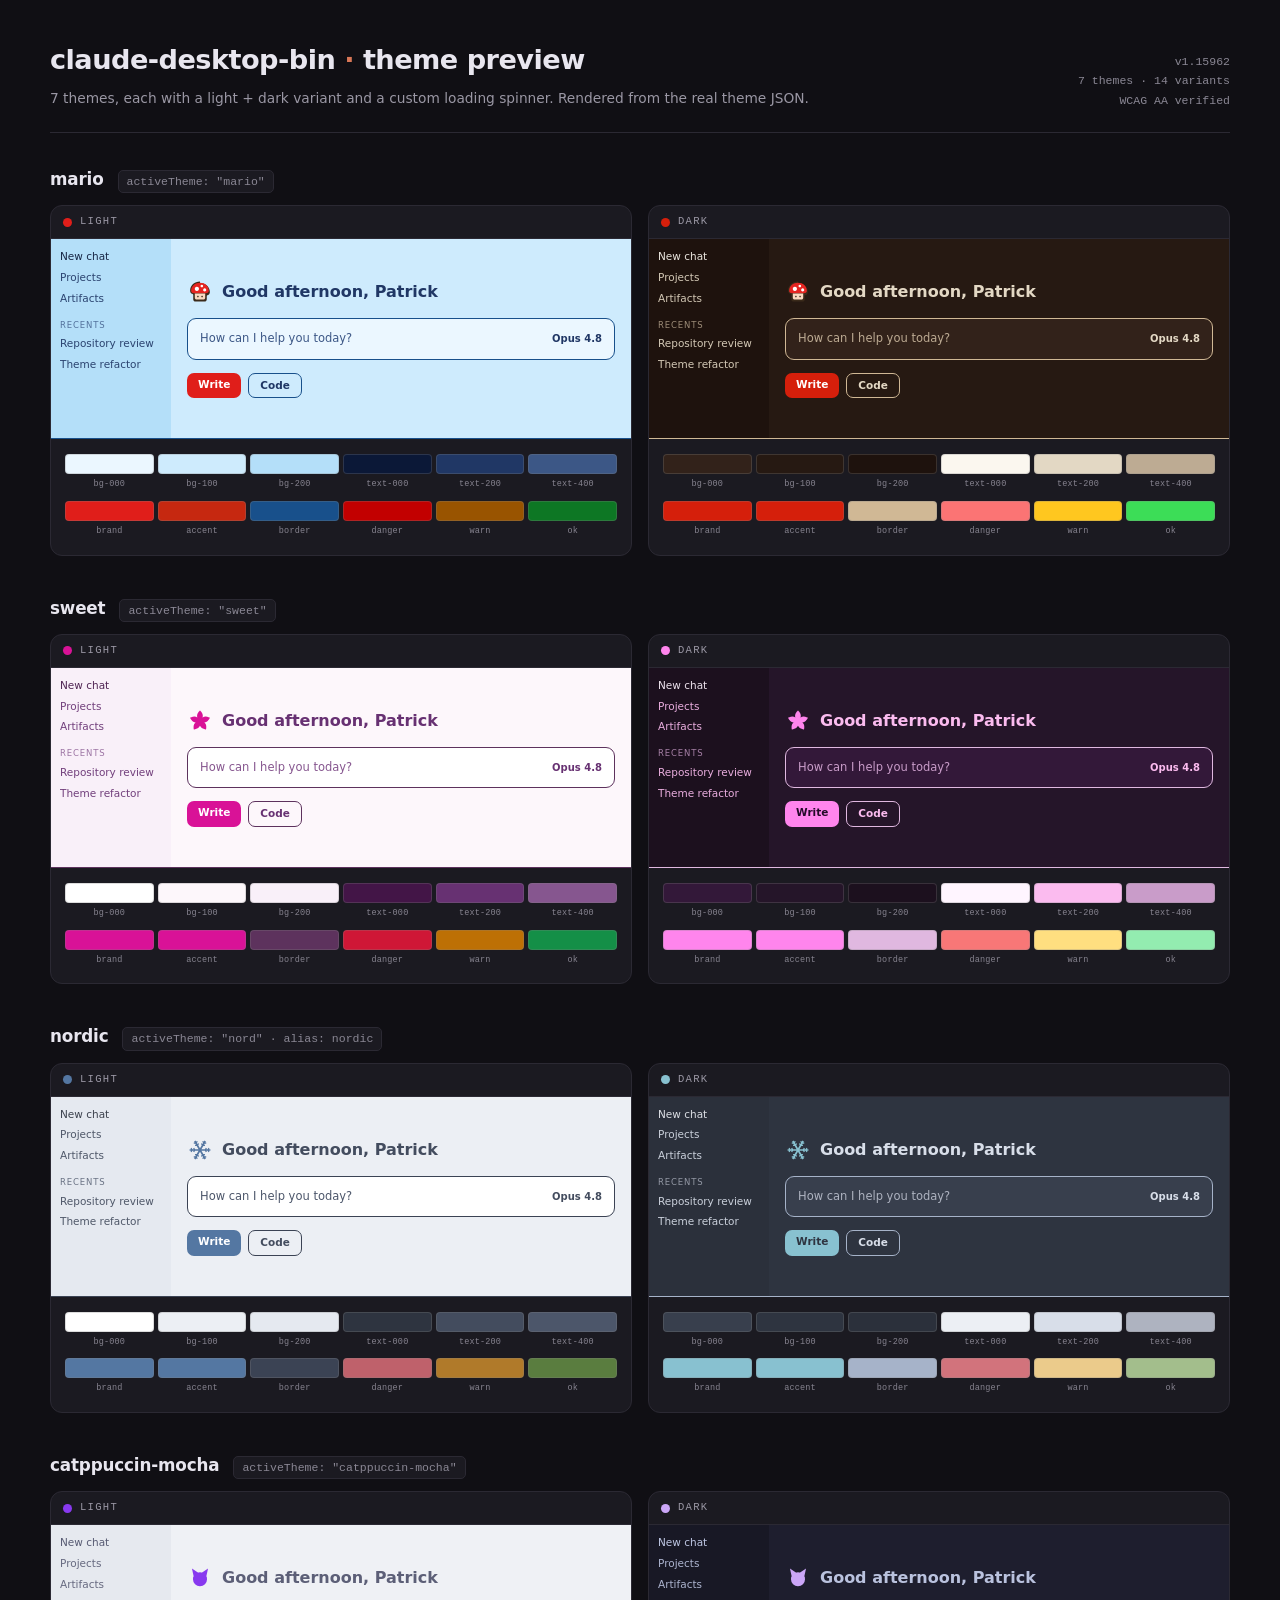
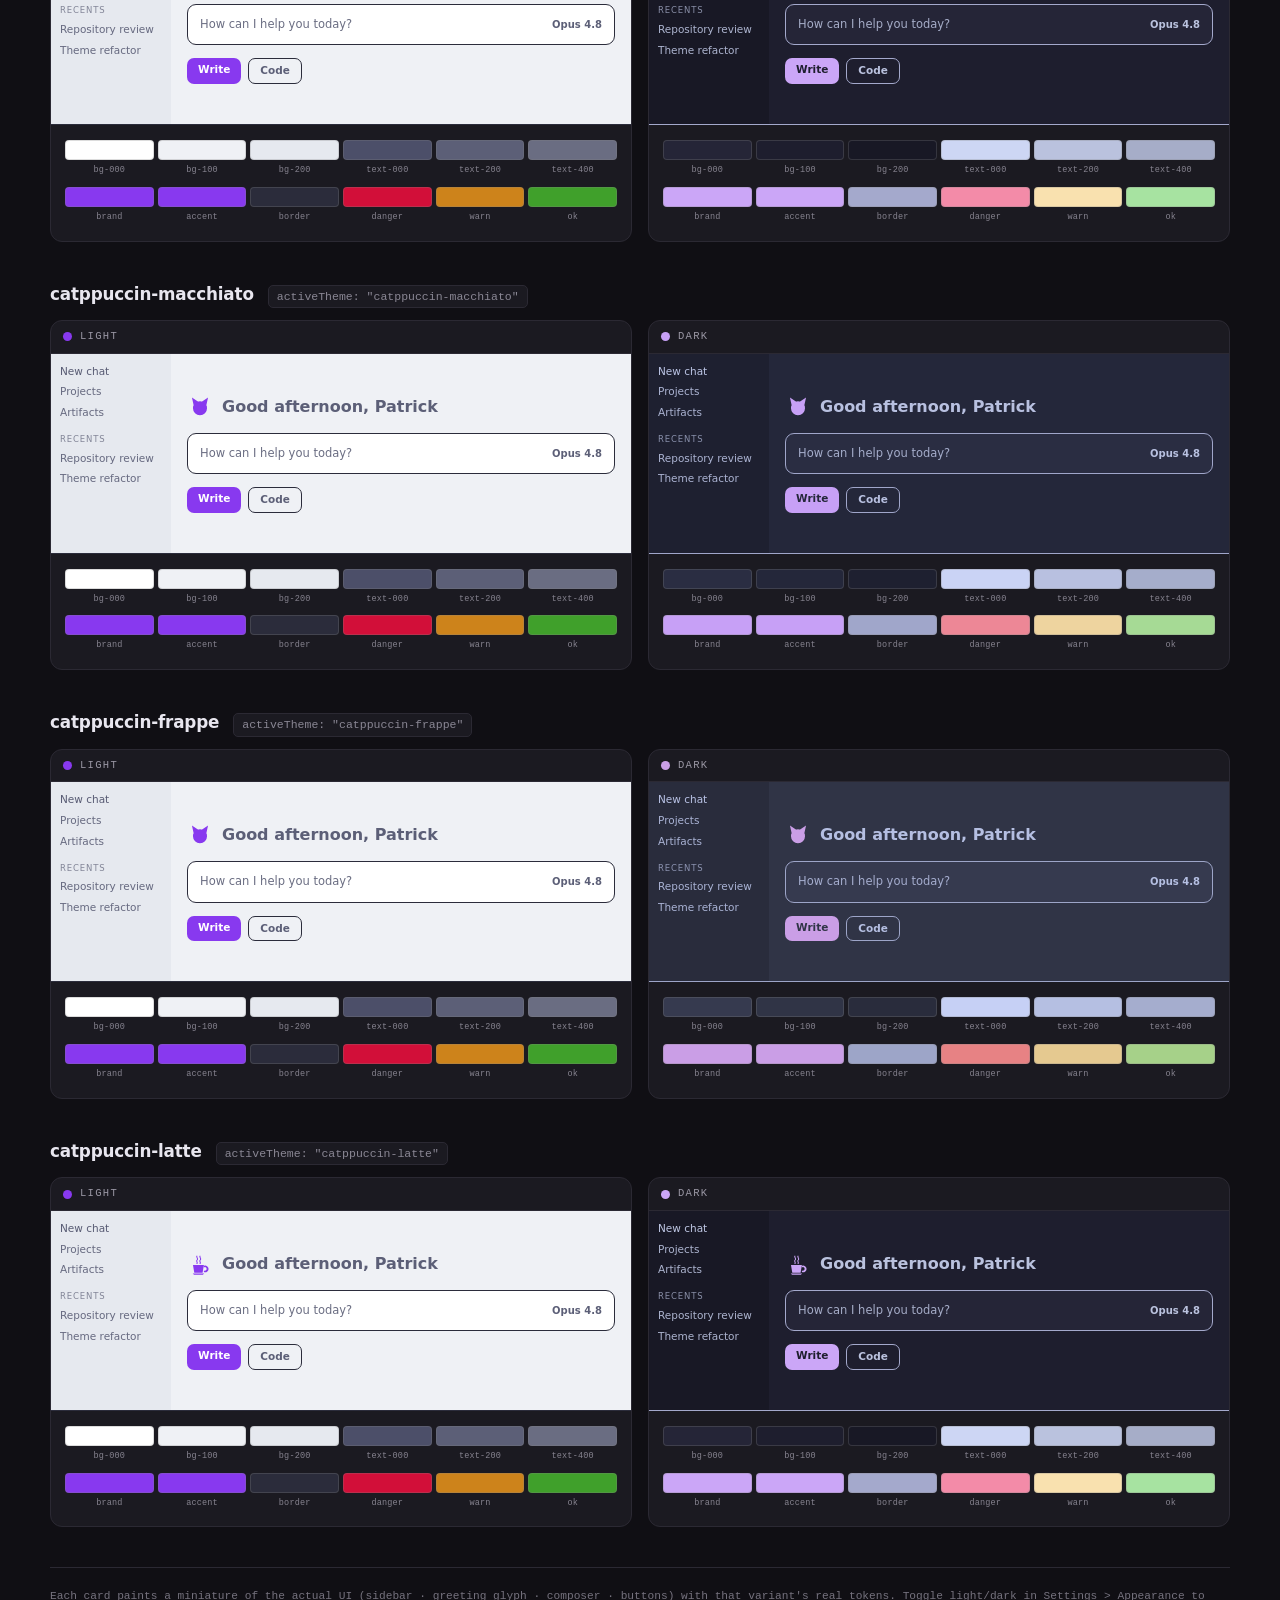
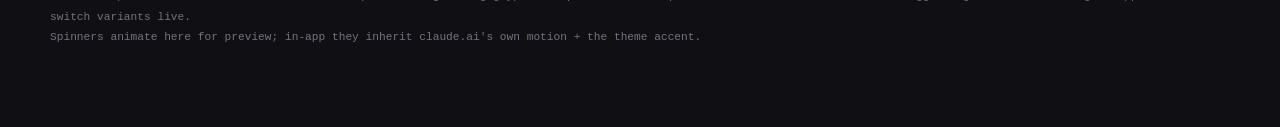
<file: themes/THEME_PREVIEW.html>
<!doctype html>
<html lang="en"><head><meta charset="utf-8">
<meta name="viewport" content="width=device-width, initial-scale=1">
<title>claude-desktop-bin · theme preview</title>
<style>
  :root {
    --ink:#16151a; --ink-2:#4a4751; --paper:#100f14; --panel:#1b1a21;
    --line:#2b2933; --accent:#d97757; --mono:ui-monospace,"SFMono-Regular",Menlo,Consolas,monospace;
    --sans:system-ui,-apple-system,"Segoe UI",Roboto,sans-serif;
  }
  * { box-sizing:border-box; margin:0; }
  body { background:var(--paper); color:#e8e6ef; font-family:var(--sans);
    line-height:1.5; padding:40px 28px 80px; -webkit-font-smoothing:antialiased; }
  .wrap { max-width:1180px; margin:0 auto; }
  header.top { border-bottom:1px solid var(--line); padding-bottom:22px; margin-bottom:34px;
    display:flex; justify-content:space-between; align-items:flex-end; gap:24px; flex-wrap:wrap; }
  header.top h1 { font-size:1.7rem; font-weight:680; letter-spacing:-.02em; }
  header.top h1 b { color:var(--accent); font-weight:680; }
  header.top p { font-family:var(--mono); font-size:.72rem; color:#8a8794; text-align:right; line-height:1.7; }
  .theme { margin-bottom:40px; }
  .theme-h { display:flex; align-items:baseline; gap:14px; margin-bottom:12px; flex-wrap:wrap; }
  .theme-h h2 { font-size:1.05rem; font-weight:640; letter-spacing:-.01em; }
  .theme-h code { font-family:var(--mono); font-size:.72rem; color:#8a8794;
    background:var(--panel); border:1px solid var(--line); padding:2px 8px; border-radius:5px; }
  .cards { display:grid; grid-template-columns:1fr 1fr; gap:16px; }
  @media (max-width:720px) { .cards { grid-template-columns:1fr; } }
  .card { border:1px solid var(--line); border-radius:12px; overflow:hidden; background:var(--panel); }
  .card-h { display:flex; align-items:center; gap:8px; padding:8px 12px;
    font-family:var(--mono); font-size:.66rem; text-transform:uppercase; letter-spacing:.12em;
    color:#9a97a4; border-bottom:1px solid var(--line); }
  .card-h .dot { width:9px; height:9px; border-radius:50%; }
  .mock { display:grid; grid-template-columns:120px 1fr; height:200px; border-bottom:1px solid;
    border-color:inherit; }
  .mock-side { padding:10px 9px; font-size:10.5px; display:flex; flex-direction:column; gap:5px; }
  .mock-side .mrow { opacity:.92; white-space:nowrap; overflow:hidden; text-overflow:ellipsis; }
  .mock-side .mlabel { font-size:8.5px; text-transform:uppercase; letter-spacing:.1em; margin-top:7px; opacity:.8; }
  .mock-main { padding:16px 16px; display:flex; flex-direction:column; gap:13px; justify-content:center; }
  .greet { display:flex; align-items:center; gap:9px; font-size:16px; font-weight:560; }
  .greet .gly { display:inline-flex; }
  .composer { border:1px solid; border-radius:9px; padding:11px 12px; font-size:11.5px;
    display:flex; justify-content:space-between; align-items:center; }
  .composer .model { font-size:10px; font-weight:560; }
  .btns { display:flex; gap:7px; }
  .btn { font-size:10.5px; padding:4px 11px; border-radius:7px; font-weight:560; }
  .btn.ghost { background:transparent !important; border:1px solid; }
  .swgrid { display:grid; grid-template-columns:repeat(6,1fr); gap:0; padding:10px 12px 12px; }
  .sw { display:flex; flex-direction:column; align-items:center; gap:4px; padding:5px 2px; }
  .sw .chip { width:100%; height:20px; border-radius:4px; border:1px solid rgba(128,128,128,.28); }
  .sw .swl { font-family:var(--mono); font-size:8.5px; color:#86838f; letter-spacing:.02em; }
  .sp-spin { animation:spin 3s linear infinite; transform-origin:50% 50%; }
  .sp-bounce { animation:bounce 1s ease-in-out infinite; }
  .sp-pulse { animation:pulse 1.6s ease-in-out infinite; }
  @keyframes spin { to { transform:rotate(360deg); } }
  @keyframes bounce { 0%,100%{transform:translateY(0)} 50%{transform:translateY(-14%)} }
  @keyframes pulse { 0%,100%{opacity:1} 50%{opacity:.5} }
  @media (prefers-reduced-motion:reduce) { .sp { animation:none !important; } }
  footer { margin-top:30px; padding-top:18px; border-top:1px solid var(--line);
    font-family:var(--mono); font-size:.7rem; color:#75727e; line-height:1.8; }
</style></head>
<body><div class="wrap">
  <header class="top">
    <div>
      <h1>claude-desktop-bin <b>·</b> theme preview</h1>
      <p style="font-family:var(--sans);color:#9a97a4;text-align:left;font-size:.86rem;margin-top:6px">
        7 themes, each with a light + dark variant and a custom loading spinner. Rendered from the real theme JSON.</p>
    </div>
    <p>v1.15962<br>7 themes · 14 variants<br>WCAG AA verified</p>
  </header>
  
    <section class="theme">
      <div class="theme-h">
        <h2>mario</h2>
        <code>activeTheme: "mario"</code>
      </div>
      <div class="cards">
    <div class="card light">
      <div class="card-h">
        <span class="dot" style="background:hsl(1 79.0% 49.0%)"></span>
        <span class="mode">light</span>
      </div>
      
    <div class="mock" style="background:hsl(203 92% 90%);border-color:hsl(211 70% 32%)">
      <div class="mock-side" style="background:hsl(202 85% 84%);color:hsl(220 52.0% 26.0%)">
        <div class="mrow" style="color:hsl(222 66% 13%)">New chat</div>
        <div class="mrow">Projects</div>
        <div class="mrow">Artifacts</div>
        <div class="mlabel" style="color:hsl(218 38.0% 38.0%)">Recents</div>
        <div class="mrow">Repository review</div>
        <div class="mrow">Theme refactor</div>
      </div>
      <div class="mock-main" style="background:hsl(203 92% 90%)">
        <div class="greet" style="color:hsl(220 52.0% 26.0%)">
          <span class="gly" style="color:hsl(1 79.0% 49.0%)"><svg class="sp sp-bounce" viewBox="0 0 100 100" width="26" height="26" style="fill:currentColor"><path d="M50 10c-21 0-38 15-38 35 0 6 3 10 8 12 2 1 4 2 4 5v16c0 5 4 9 9 9h34c5 0 9-4 9-9V67c0-3 2-4 4-5 5-2 8-6 8-12 0-20-17-35-38-35z" fill="#3A2A1A"/><path d="M50 14c-19 0-34 13-34 31 0 5 3 8 7 9 3 1 6 1 9 1h36c3 0 6 0 9-1 4-1 7-4 7-9 0-18-15-31-34-31z" fill="#E52521"/><path d="M30 56h40v16c0 4-3 7-7 7H37c-4 0-7-3-7-7V56z" fill="#FAD9C0"/><path d="M38 30a8 8 0 1 0 0.01 0z" fill="#FFFFFF"/><path d="M57 22a5 5 0 1 0 0.01 0z" fill="#FFFFFF"/><path d="M68 36a6 6 0 1 0 0.01 0z" fill="#FFFFFF"/><path d="M42 64a3 3 0 1 0 0.01 0z" fill="#3A2A1A"/><path d="M58 64a3 3 0 1 0 0.01 0z" fill="#3A2A1A"/></svg></span>
          <span>Good afternoon, Patrick</span>
        </div>
        <div class="composer" style="background:hsl(204 100% 96%);border-color:hsl(211 70% 32%);color:hsl(218 38.0% 38.0%)">
          How can I help you today?
          <span class="model" style="color:hsl(220 52.0% 26.0%)">Opus 4.8</span>
        </div>
        <div class="btns">
          <span class="btn" style="background:hsl(1 79.0% 49.0%);color:hsl(0 0% 100%)">Write</span>
          <span class="btn ghost" style="border-color:hsl(211 70% 32%);color:hsl(220 52.0% 26.0%)">Code</span>
        </div>
      </div>
    </div>
      <div class="swgrid"><div class="sw"><span class="chip" style="background:hsl(204 100% 96%)"></span><span class="swl">bg-000</span></div><div class="sw"><span class="chip" style="background:hsl(203 92% 90%)"></span><span class="swl">bg-100</span></div><div class="sw"><span class="chip" style="background:hsl(202 85% 84%)"></span><span class="swl">bg-200</span></div><div class="sw"><span class="chip" style="background:hsl(222 66% 13%)"></span><span class="swl">text-000</span></div><div class="sw"><span class="chip" style="background:hsl(220 52.0% 26.0%)"></span><span class="swl">text-200</span></div><div class="sw"><span class="chip" style="background:hsl(218 38.0% 38.0%)"></span><span class="swl">text-400</span></div><div class="sw"><span class="chip" style="background:hsl(1 79.0% 49.0%)"></span><span class="swl">brand</span></div><div class="sw"><span class="chip" style="background:hsl(8 85% 42%)"></span><span class="swl">accent</span></div><div class="sw"><span class="chip" style="background:hsl(211 70% 32%)"></span><span class="swl">border</span></div><div class="sw"><span class="chip" style="background:hsl(0 100.0% 38.0%)"></span><span class="swl">danger</span></div><div class="sw"><span class="chip" style="background:hsl(33 100.0% 30.0%)"></span><span class="swl">warn</span></div><div class="sw"><span class="chip" style="background:hsl(133 80.0% 26.0%)"></span><span class="swl">ok</span></div></div>
    </div>
    <div class="card dark">
      <div class="card-h">
        <span class="dot" style="background:hsl(6 90.0% 44.0%)"></span>
        <span class="mode">dark</span>
      </div>
      
    <div class="mock" style="background:hsl(20 36% 11%);border-color:hsl(36 38% 70%)">
      <div class="mock-side" style="background:hsl(18 40% 8.5%);color:hsl(38 35% 83%)">
        <div class="mrow" style="color:hsl(40 60% 96%)">New chat</div>
        <div class="mrow">Projects</div>
        <div class="mrow">Artifacts</div>
        <div class="mlabel" style="color:hsl(34 24.0% 66.0%)">Recents</div>
        <div class="mrow">Repository review</div>
        <div class="mrow">Theme refactor</div>
      </div>
      <div class="mock-main" style="background:hsl(20 36% 11%)">
        <div class="greet" style="color:hsl(38 35% 83%)">
          <span class="gly" style="color:hsl(6 90.0% 44.0%)"><svg class="sp sp-bounce" viewBox="0 0 100 100" width="26" height="26" style="fill:currentColor"><path d="M50 10c-21 0-38 15-38 35 0 6 3 10 8 12 2 1 4 2 4 5v16c0 5 4 9 9 9h34c5 0 9-4 9-9V67c0-3 2-4 4-5 5-2 8-6 8-12 0-20-17-35-38-35z" fill="#3A2A1A"/><path d="M50 14c-19 0-34 13-34 31 0 5 3 8 7 9 3 1 6 1 9 1h36c3 0 6 0 9-1 4-1 7-4 7-9 0-18-15-31-34-31z" fill="#E52521"/><path d="M30 56h40v16c0 4-3 7-7 7H37c-4 0-7-3-7-7V56z" fill="#FAD9C0"/><path d="M38 30a8 8 0 1 0 0.01 0z" fill="#FFFFFF"/><path d="M57 22a5 5 0 1 0 0.01 0z" fill="#FFFFFF"/><path d="M68 36a6 6 0 1 0 0.01 0z" fill="#FFFFFF"/><path d="M42 64a3 3 0 1 0 0.01 0z" fill="#3A2A1A"/><path d="M58 64a3 3 0 1 0 0.01 0z" fill="#3A2A1A"/></svg></span>
          <span>Good afternoon, Patrick</span>
        </div>
        <div class="composer" style="background:hsl(20 32% 15%);border-color:hsl(36 38% 70%);color:hsl(34 24.0% 66.0%)">
          How can I help you today?
          <span class="model" style="color:hsl(38 35% 83%)">Opus 4.8</span>
        </div>
        <div class="btns">
          <span class="btn" style="background:hsl(6 90.0% 44.0%);color:hsl(0 0% 100%)">Write</span>
          <span class="btn ghost" style="border-color:hsl(36 38% 70%);color:hsl(38 35% 83%)">Code</span>
        </div>
      </div>
    </div>
      <div class="swgrid"><div class="sw"><span class="chip" style="background:hsl(20 32% 15%)"></span><span class="swl">bg-000</span></div><div class="sw"><span class="chip" style="background:hsl(20 36% 11%)"></span><span class="swl">bg-100</span></div><div class="sw"><span class="chip" style="background:hsl(18 40% 8.5%)"></span><span class="swl">bg-200</span></div><div class="sw"><span class="chip" style="background:hsl(40 60% 96%)"></span><span class="swl">text-000</span></div><div class="sw"><span class="chip" style="background:hsl(38 35% 83%)"></span><span class="swl">text-200</span></div><div class="sw"><span class="chip" style="background:hsl(34 24.0% 66.0%)"></span><span class="swl">text-400</span></div><div class="sw"><span class="chip" style="background:hsl(6 90.0% 44.0%)"></span><span class="swl">brand</span></div><div class="sw"><span class="chip" style="background:hsl(6 90% 44%)"></span><span class="swl">accent</span></div><div class="sw"><span class="chip" style="background:hsl(36 38% 70%)"></span><span class="swl">border</span></div><div class="sw"><span class="chip" style="background:hsl(0 95% 72%)"></span><span class="swl">danger</span></div><div class="sw"><span class="chip" style="background:hsl(45 100.0% 56.0%)"></span><span class="swl">warn</span></div><div class="sw"><span class="chip" style="background:hsl(130 70% 55%)"></span><span class="swl">ok</span></div></div>
    </div></div>
    </section>
    <section class="theme">
      <div class="theme-h">
        <h2>sweet</h2>
        <code>activeTheme: "sweet"</code>
      </div>
      <div class="cards">
    <div class="card light">
      <div class="card-h">
        <span class="dot" style="background:hsl(320 85.0% 46.0%)"></span>
        <span class="mode">light</span>
      </div>
      
    <div class="mock" style="background:hsl(315 60% 98%);border-color:hsl(300 30% 28%)">
      <div class="mock-side" style="background:hsl(300 45% 96%);color:hsl(290 40.0% 32.0%)">
        <div class="mrow" style="color:hsl(295 55.0% 18.0%)">New chat</div>
        <div class="mrow">Projects</div>
        <div class="mrow">Artifacts</div>
        <div class="mlabel" style="color:hsl(290 25.0% 45.0%)">Recents</div>
        <div class="mrow">Repository review</div>
        <div class="mrow">Theme refactor</div>
      </div>
      <div class="mock-main" style="background:hsl(315 60% 98%)">
        <div class="greet" style="color:hsl(290 40.0% 32.0%)">
          <span class="gly" style="color:hsl(320 85.0% 46.0%)"><svg class="sp sp-spin" viewBox="0 0 100 100" width="26" height="26" style="fill:currentColor"><path d="M50 50 C74.8 30 50 10 50 10 C50 10 25.2 30 50 50 Z M50 50 C76.68 67.41 88.04 37.64 88.04 37.64 C88.04 37.64 61.36 20.23 50 50 Z M50 50 C41.69 80.76 73.51 82.36 73.51 82.36 C73.51 82.36 81.82 51.6 50 50 Z M50 50 C18.18 51.6 26.49 82.36 26.49 82.36 C26.49 82.36 58.31 80.76 50 50 Z M50 50 C38.64 20.23 11.96 37.64 11.96 37.64 C11.96 37.64 23.32 67.41 50 50 Z M34 50 a 16 16 0 1 0 32 0 a 16 16 0 1 0 -32 0 z" fill="currentColor"/></svg></span>
          <span>Good afternoon, Patrick</span>
        </div>
        <div class="composer" style="background:hsl(0 0% 100%);border-color:hsl(300 30% 28%);color:hsl(290 25.0% 45.0%)">
          How can I help you today?
          <span class="model" style="color:hsl(290 40.0% 32.0%)">Opus 4.8</span>
        </div>
        <div class="btns">
          <span class="btn" style="background:hsl(320 85.0% 46.0%);color:hsl(0 0% 100%)">Write</span>
          <span class="btn ghost" style="border-color:hsl(300 30% 28%);color:hsl(290 40.0% 32.0%)">Code</span>
        </div>
      </div>
    </div>
      <div class="swgrid"><div class="sw"><span class="chip" style="background:hsl(0 0% 100%)"></span><span class="swl">bg-000</span></div><div class="sw"><span class="chip" style="background:hsl(315 60% 98%)"></span><span class="swl">bg-100</span></div><div class="sw"><span class="chip" style="background:hsl(300 45% 96%)"></span><span class="swl">bg-200</span></div><div class="sw"><span class="chip" style="background:hsl(295 55.0% 18.0%)"></span><span class="swl">text-000</span></div><div class="sw"><span class="chip" style="background:hsl(290 40.0% 32.0%)"></span><span class="swl">text-200</span></div><div class="sw"><span class="chip" style="background:hsl(290 25.0% 45.0%)"></span><span class="swl">text-400</span></div><div class="sw"><span class="chip" style="background:hsl(320 85.0% 46.0%)"></span><span class="swl">brand</span></div><div class="sw"><span class="chip" style="background:hsl(320 85.0% 46.0%)"></span><span class="swl">accent</span></div><div class="sw"><span class="chip" style="background:hsl(300 30% 28%)"></span><span class="swl">border</span></div><div class="sw"><span class="chip" style="background:hsl(350 80.0% 45.0%)"></span><span class="swl">danger</span></div><div class="sw"><span class="chip" style="background:hsl(35 95.0% 38.0%)"></span><span class="swl">warn</span></div><div class="sw"><span class="chip" style="background:hsl(145 75.0% 32.0%)"></span><span class="swl">ok</span></div></div>
    </div>
    <div class="card dark">
      <div class="card-h">
        <span class="dot" style="background:hsl(309 100% 76%)"></span>
        <span class="mode">dark</span>
      </div>
      
    <div class="mock" style="background:hsl(288 33% 12%);border-color:hsl(300 40% 80%)">
      <div class="mock-side" style="background:hsl(290 30% 9%);color:hsl(312 90% 86%)">
        <div class="mrow" style="color:hsl(300 100% 98%)">New chat</div>
        <div class="mrow">Projects</div>
        <div class="mrow">Artifacts</div>
        <div class="mlabel" style="color:hsl(300 30.0% 70.0%)">Recents</div>
        <div class="mrow">Repository review</div>
        <div class="mrow">Theme refactor</div>
      </div>
      <div class="mock-main" style="background:hsl(288 33% 12%)">
        <div class="greet" style="color:hsl(312 90% 86%)">
          <span class="gly" style="color:hsl(309 100% 76%)"><svg class="sp sp-spin" viewBox="0 0 100 100" width="26" height="26" style="fill:currentColor"><path d="M50 50 C74.8 30 50 10 50 10 C50 10 25.2 30 50 50 Z M50 50 C76.68 67.41 88.04 37.64 88.04 37.64 C88.04 37.64 61.36 20.23 50 50 Z M50 50 C41.69 80.76 73.51 82.36 73.51 82.36 C73.51 82.36 81.82 51.6 50 50 Z M50 50 C18.18 51.6 26.49 82.36 26.49 82.36 C26.49 82.36 58.31 80.76 50 50 Z M50 50 C38.64 20.23 11.96 37.64 11.96 37.64 C11.96 37.64 23.32 67.41 50 50 Z M34 50 a 16 16 0 1 0 32 0 a 16 16 0 1 0 -32 0 z" fill="currentColor"/></svg></span>
          <span>Good afternoon, Patrick</span>
        </div>
        <div class="composer" style="background:hsl(288 40% 16%);border-color:hsl(300 40% 80%);color:hsl(300 30.0% 70.0%)">
          How can I help you today?
          <span class="model" style="color:hsl(312 90% 86%)">Opus 4.8</span>
        </div>
        <div class="btns">
          <span class="btn" style="background:hsl(309 100% 76%);color:hsl(290 60.0% 10.0%)">Write</span>
          <span class="btn ghost" style="border-color:hsl(300 40% 80%);color:hsl(312 90% 86%)">Code</span>
        </div>
      </div>
    </div>
      <div class="swgrid"><div class="sw"><span class="chip" style="background:hsl(288 40% 16%)"></span><span class="swl">bg-000</span></div><div class="sw"><span class="chip" style="background:hsl(288 33% 12%)"></span><span class="swl">bg-100</span></div><div class="sw"><span class="chip" style="background:hsl(290 30% 9%)"></span><span class="swl">bg-200</span></div><div class="sw"><span class="chip" style="background:hsl(300 100% 98%)"></span><span class="swl">text-000</span></div><div class="sw"><span class="chip" style="background:hsl(312 90% 86%)"></span><span class="swl">text-200</span></div><div class="sw"><span class="chip" style="background:hsl(300 30.0% 70.0%)"></span><span class="swl">text-400</span></div><div class="sw"><span class="chip" style="background:hsl(309 100% 76%)"></span><span class="swl">brand</span></div><div class="sw"><span class="chip" style="background:hsl(309 100% 76%)"></span><span class="swl">accent</span></div><div class="sw"><span class="chip" style="background:hsl(300 40% 80%)"></span><span class="swl">border</span></div><div class="sw"><span class="chip" style="background:hsl(0 90% 72%)"></span><span class="swl">danger</span></div><div class="sw"><span class="chip" style="background:hsl(45 100% 75%)"></span><span class="swl">warn</span></div><div class="sw"><span class="chip" style="background:hsl(140 70% 75%)"></span><span class="swl">ok</span></div></div>
    </div></div>
    </section>
    <section class="theme">
      <div class="theme-h">
        <h2>nordic</h2>
        <code>activeTheme: "nord"  ·  alias: nordic</code>
      </div>
      <div class="cards">
    <div class="card light">
      <div class="card-h">
        <span class="dot" style="background:hsl(213 32.0% 48.2%)"></span>
        <span class="mode">light</span>
      </div>
      
    <div class="mock" style="background:hsl(218 26.7% 94.1%);border-color:hsl(220 18% 28%)">
      <div class="mock-side" style="background:hsl(218 26.8% 92.0%);color:hsl(220 16.8% 31.6%)">
        <div class="mrow" style="color:hsl(220 16.4% 21.6%)">New chat</div>
        <div class="mrow">Projects</div>
        <div class="mrow">Artifacts</div>
        <div class="mlabel" style="color:hsl(220 16.5% 35.7%)">Recents</div>
        <div class="mrow">Repository review</div>
        <div class="mrow">Theme refactor</div>
      </div>
      <div class="mock-main" style="background:hsl(218 26.7% 94.1%)">
        <div class="greet" style="color:hsl(220 16.8% 31.6%)">
          <span class="gly" style="color:hsl(213 32.0% 48.2%)"><svg class="sp sp-spin" viewBox="0 0 100 100" width="26" height="26" style="fill:currentColor"><path d="M50 53.2 L90 53.2 L90 46.8 L50 46.8 Z M67.92 51.2 L72.42 58.99 L76.58 56.59 L72.08 48.8 Z M72.08 51.2 L76.58 43.41 L72.42 41.01 L67.92 48.8 Z M77.92 51.2 L82.42 58.99 L86.58 56.59 L82.08 48.8 Z M82.08 51.2 L86.58 43.41 L82.42 41.01 L77.92 48.8 Z M47.23 51.6 L67.23 86.24 L72.77 83.04 L52.77 48.4 Z M57.92 66.12 L53.42 73.91 L57.58 76.31 L62.08 68.52 Z M60 69.72 L69 69.72 L69 64.92 L60 64.92 Z M62.92 74.78 L58.42 82.57 L62.58 84.97 L67.08 77.18 Z M65 78.38 L74 78.38 L74 73.58 L65 73.58 Z M47.23 48.4 L27.23 83.04 L32.77 86.24 L52.77 51.6 Z M40 64.92 L31 64.92 L31 69.72 L40 69.72 Z M37.92 68.52 L42.42 76.31 L46.58 73.91 L42.08 66.12 Z M35 73.58 L26 73.58 L26 78.38 L35 78.38 Z M32.92 77.18 L37.42 84.97 L41.58 82.57 L37.08 74.78 Z M50 46.8 L10 46.8 L10 53.2 L50 53.2 Z M32.08 48.8 L27.58 41.01 L23.42 43.41 L27.92 51.2 Z M27.92 48.8 L23.42 56.59 L27.58 58.99 L32.08 51.2 Z M22.08 48.8 L17.58 41.01 L13.42 43.41 L17.92 51.2 Z M17.92 48.8 L13.42 56.59 L17.58 58.99 L22.08 51.2 Z M52.77 48.4 L32.77 13.76 L27.23 16.96 L47.23 51.6 Z M42.08 33.88 L46.58 26.09 L42.42 23.69 L37.92 31.48 Z M40 30.28 L31 30.28 L31 35.08 L40 35.08 Z M37.08 25.22 L41.58 17.43 L37.42 15.03 L32.92 22.82 Z M35 21.62 L26 21.62 L26 26.42 L35 26.42 Z M52.77 51.6 L72.77 16.96 L67.23 13.76 L47.23 48.4 Z M60 35.08 L69 35.08 L69 30.28 L60 30.28 Z M62.08 31.48 L57.58 23.69 L53.42 26.09 L57.92 33.88 Z M65 26.42 L74 26.42 L74 21.62 L65 21.62 Z M67.08 22.82 L62.58 15.03 L58.42 17.43 L62.92 25.22 Z M44 50 a 6 6 0 1 0 12 0 a 6 6 0 1 0 -12 0 z" fill="currentColor"/></svg></span>
          <span>Good afternoon, Patrick</span>
        </div>
        <div class="composer" style="background:hsl(0 0.0% 100.0%);border-color:hsl(220 18% 28%);color:hsl(220 16.5% 35.7%)">
          How can I help you today?
          <span class="model" style="color:hsl(220 16.8% 31.6%)">Opus 4.8</span>
        </div>
        <div class="btns">
          <span class="btn" style="background:hsl(213 32.0% 48.2%);color:hsl(0 0% 100%)">Write</span>
          <span class="btn ghost" style="border-color:hsl(220 18% 28%);color:hsl(220 16.8% 31.6%)">Code</span>
        </div>
      </div>
    </div>
      <div class="swgrid"><div class="sw"><span class="chip" style="background:hsl(0 0.0% 100.0%)"></span><span class="swl">bg-000</span></div><div class="sw"><span class="chip" style="background:hsl(218 26.7% 94.1%)"></span><span class="swl">bg-100</span></div><div class="sw"><span class="chip" style="background:hsl(218 26.8% 92.0%)"></span><span class="swl">bg-200</span></div><div class="sw"><span class="chip" style="background:hsl(220 16.4% 21.6%)"></span><span class="swl">text-000</span></div><div class="sw"><span class="chip" style="background:hsl(220 16.8% 31.6%)"></span><span class="swl">text-200</span></div><div class="sw"><span class="chip" style="background:hsl(220 16.5% 35.7%)"></span><span class="swl">text-400</span></div><div class="sw"><span class="chip" style="background:hsl(213 32.0% 48.2%)"></span><span class="swl">brand</span></div><div class="sw"><span class="chip" style="background:hsl(213 32.0% 48.2%)"></span><span class="swl">accent</span></div><div class="sw"><span class="chip" style="background:hsl(220 18% 28%)"></span><span class="swl">border</span></div><div class="sw"><span class="chip" style="background:hsl(354 42.3% 56.5%)"></span><span class="swl">danger</span></div><div class="sw"><span class="chip" style="background:hsl(36 61.5% 42.7%)"></span><span class="swl">warn</span></div><div class="sw"><span class="chip" style="background:hsl(94 33.0% 36.9%)"></span><span class="swl">ok</span></div></div>
    </div>
    <div class="card dark">
      <div class="card-h">
        <span class="dot" style="background:hsl(193 43.4% 67.5%)"></span>
        <span class="mode">dark</span>
      </div>
      
    <div class="mock" style="background:hsl(220 16.4% 21.6%);border-color:hsl(218 24% 72%)">
      <div class="mock-side" style="background:hsl(221 15.7% 20.0%);color:hsl(219 27.9% 88.0%)">
        <div class="mrow" style="color:hsl(218 26.7% 94.1%)">New chat</div>
        <div class="mrow">Projects</div>
        <div class="mrow">Artifacts</div>
        <div class="mlabel" style="color:hsl(223 12.5% 71.8%)">Recents</div>
        <div class="mrow">Repository review</div>
        <div class="mrow">Theme refactor</div>
      </div>
      <div class="mock-main" style="background:hsl(220 16.4% 21.6%)">
        <div class="greet" style="color:hsl(219 27.9% 88.0%)">
          <span class="gly" style="color:hsl(193 43.4% 67.5%)"><svg class="sp sp-spin" viewBox="0 0 100 100" width="26" height="26" style="fill:currentColor"><path d="M50 53.2 L90 53.2 L90 46.8 L50 46.8 Z M67.92 51.2 L72.42 58.99 L76.58 56.59 L72.08 48.8 Z M72.08 51.2 L76.58 43.41 L72.42 41.01 L67.92 48.8 Z M77.92 51.2 L82.42 58.99 L86.58 56.59 L82.08 48.8 Z M82.08 51.2 L86.58 43.41 L82.42 41.01 L77.92 48.8 Z M47.23 51.6 L67.23 86.24 L72.77 83.04 L52.77 48.4 Z M57.92 66.12 L53.42 73.91 L57.58 76.31 L62.08 68.52 Z M60 69.72 L69 69.72 L69 64.92 L60 64.92 Z M62.92 74.78 L58.42 82.57 L62.58 84.97 L67.08 77.18 Z M65 78.38 L74 78.38 L74 73.58 L65 73.58 Z M47.23 48.4 L27.23 83.04 L32.77 86.24 L52.77 51.6 Z M40 64.92 L31 64.92 L31 69.72 L40 69.72 Z M37.92 68.52 L42.42 76.31 L46.58 73.91 L42.08 66.12 Z M35 73.58 L26 73.58 L26 78.38 L35 78.38 Z M32.92 77.18 L37.42 84.97 L41.58 82.57 L37.08 74.78 Z M50 46.8 L10 46.8 L10 53.2 L50 53.2 Z M32.08 48.8 L27.58 41.01 L23.42 43.41 L27.92 51.2 Z M27.92 48.8 L23.42 56.59 L27.58 58.99 L32.08 51.2 Z M22.08 48.8 L17.58 41.01 L13.42 43.41 L17.92 51.2 Z M17.92 48.8 L13.42 56.59 L17.58 58.99 L22.08 51.2 Z M52.77 48.4 L32.77 13.76 L27.23 16.96 L47.23 51.6 Z M42.08 33.88 L46.58 26.09 L42.42 23.69 L37.92 31.48 Z M40 30.28 L31 30.28 L31 35.08 L40 35.08 Z M37.08 25.22 L41.58 17.43 L37.42 15.03 L32.92 22.82 Z M35 21.62 L26 21.62 L26 26.42 L35 26.42 Z M52.77 51.6 L72.77 16.96 L67.23 13.76 L47.23 48.4 Z M60 35.08 L69 35.08 L69 30.28 L60 30.28 Z M62.08 31.48 L57.58 23.69 L53.42 26.09 L57.92 33.88 Z M65 26.42 L74 26.42 L74 21.62 L65 21.62 Z M67.08 22.82 L62.58 15.03 L58.42 17.43 L62.92 25.22 Z M44 50 a 6 6 0 1 0 12 0 a 6 6 0 1 0 -12 0 z" fill="currentColor"/></svg></span>
          <span>Good afternoon, Patrick</span>
        </div>
        <div class="composer" style="background:hsl(220 16% 26%);border-color:hsl(218 24% 72%);color:hsl(223 12.5% 71.8%)">
          How can I help you today?
          <span class="model" style="color:hsl(219 27.9% 88.0%)">Opus 4.8</span>
        </div>
        <div class="btns">
          <span class="btn" style="background:hsl(193 43.4% 67.5%);color:hsl(220 16.4% 21.6%)">Write</span>
          <span class="btn ghost" style="border-color:hsl(218 24% 72%);color:hsl(219 27.9% 88.0%)">Code</span>
        </div>
      </div>
    </div>
      <div class="swgrid"><div class="sw"><span class="chip" style="background:hsl(220 16% 26%)"></span><span class="swl">bg-000</span></div><div class="sw"><span class="chip" style="background:hsl(220 16.4% 21.6%)"></span><span class="swl">bg-100</span></div><div class="sw"><span class="chip" style="background:hsl(221 15.7% 20.0%)"></span><span class="swl">bg-200</span></div><div class="sw"><span class="chip" style="background:hsl(218 26.7% 94.1%)"></span><span class="swl">text-000</span></div><div class="sw"><span class="chip" style="background:hsl(219 27.9% 88.0%)"></span><span class="swl">text-200</span></div><div class="sw"><span class="chip" style="background:hsl(223 12.5% 71.8%)"></span><span class="swl">text-400</span></div><div class="sw"><span class="chip" style="background:hsl(193 43.4% 67.5%)"></span><span class="swl">brand</span></div><div class="sw"><span class="chip" style="background:hsl(193 43.4% 67.5%)"></span><span class="swl">accent</span></div><div class="sw"><span class="chip" style="background:hsl(218 24% 72%)"></span><span class="swl">border</span></div><div class="sw"><span class="chip" style="background:hsl(354 51.4% 63.7%)"></span><span class="swl">danger</span></div><div class="sw"><span class="chip" style="background:hsl(40 70.6% 73.3%)"></span><span class="swl">warn</span></div><div class="sw"><span class="chip" style="background:hsl(92 27.8% 64.7%)"></span><span class="swl">ok</span></div></div>
    </div></div>
    </section>
    <section class="theme">
      <div class="theme-h">
        <h2>catppuccin-mocha</h2>
        <code>activeTheme: "catppuccin-mocha"</code>
      </div>
      <div class="cards">
    <div class="card light">
      <div class="card-h">
        <span class="dot" style="background:hsl(266 85.0% 58.0%)"></span>
        <span class="mode">light</span>
      </div>
      
    <div class="mock" style="background:hsl(220 23.1% 94.9%);border-color:hsl(234 16% 20%)">
      <div class="mock-side" style="background:hsl(220 22.0% 92.0%);color:hsl(233 12.8% 41.4%)">
        <div class="mrow" style="color:hsl(234 16.0% 35.5%)">New chat</div>
        <div class="mrow">Projects</div>
        <div class="mrow">Artifacts</div>
        <div class="mlabel" style="color:hsl(233 10.4% 46.3%)">Recents</div>
        <div class="mrow">Repository review</div>
        <div class="mrow">Theme refactor</div>
      </div>
      <div class="mock-main" style="background:hsl(220 23.1% 94.9%)">
        <div class="greet" style="color:hsl(233 12.8% 41.4%)">
          <span class="gly" style="color:hsl(266 85.0% 58.0%)"><svg class="sp sp-pulse" viewBox="0 0 100 100" width="26" height="26" style="fill:currentColor"><path d="M26 45 L49 34 L19 13 Z M74 45 L81 13 L51 34 Z M23 55 a 27 27 0 1 0 54 0 a 27 27 0 1 0 -54 0 z" fill="currentColor"/></svg></span>
          <span>Good afternoon, Patrick</span>
        </div>
        <div class="composer" style="background:hsl(0 0.0% 100.0%);border-color:hsl(234 16% 20%);color:hsl(233 10.4% 46.3%)">
          How can I help you today?
          <span class="model" style="color:hsl(233 12.8% 41.4%)">Opus 4.8</span>
        </div>
        <div class="btns">
          <span class="btn" style="background:hsl(266 85.0% 58.0%);color:hsl(0 0% 100%)">Write</span>
          <span class="btn ghost" style="border-color:hsl(234 16% 20%);color:hsl(233 12.8% 41.4%)">Code</span>
        </div>
      </div>
    </div>
      <div class="swgrid"><div class="sw"><span class="chip" style="background:hsl(0 0.0% 100.0%)"></span><span class="swl">bg-000</span></div><div class="sw"><span class="chip" style="background:hsl(220 23.1% 94.9%)"></span><span class="swl">bg-100</span></div><div class="sw"><span class="chip" style="background:hsl(220 22.0% 92.0%)"></span><span class="swl">bg-200</span></div><div class="sw"><span class="chip" style="background:hsl(234 16.0% 35.5%)"></span><span class="swl">text-000</span></div><div class="sw"><span class="chip" style="background:hsl(233 12.8% 41.4%)"></span><span class="swl">text-200</span></div><div class="sw"><span class="chip" style="background:hsl(233 10.4% 46.3%)"></span><span class="swl">text-400</span></div><div class="sw"><span class="chip" style="background:hsl(266 85.0% 58.0%)"></span><span class="swl">brand</span></div><div class="sw"><span class="chip" style="background:hsl(266 85.0% 58.0%)"></span><span class="swl">accent</span></div><div class="sw"><span class="chip" style="background:hsl(234 16% 20%)"></span><span class="swl">border</span></div><div class="sw"><span class="chip" style="background:hsl(347 86.7% 44.1%)"></span><span class="swl">danger</span></div><div class="sw"><span class="chip" style="background:hsl(35 77.0% 45.4%)"></span><span class="swl">warn</span></div><div class="sw"><span class="chip" style="background:hsl(109 57.6% 39.8%)"></span><span class="swl">ok</span></div></div>
    </div>
    <div class="card dark">
      <div class="card-h">
        <span class="dot" style="background:hsl(267 83.5% 81.0%)"></span>
        <span class="mode">dark</span>
      </div>
      
    <div class="mock" style="background:hsl(240 21.1% 14.9%);border-color:hsl(232 28% 72%)">
      <div class="mock-side" style="background:hsl(240 21.3% 12.0%);color:hsl(227 35.3% 80.0%)">
        <div class="mrow" style="color:hsl(226 63.9% 88.0%)">New chat</div>
        <div class="mrow">Projects</div>
        <div class="mrow">Artifacts</div>
        <div class="mlabel" style="color:hsl(228 23.6% 71.8%)">Recents</div>
        <div class="mrow">Repository review</div>
        <div class="mrow">Theme refactor</div>
      </div>
      <div class="mock-main" style="background:hsl(240 21.1% 14.9%)">
        <div class="greet" style="color:hsl(227 35.3% 80.0%)">
          <span class="gly" style="color:hsl(267 83.5% 81.0%)"><svg class="sp sp-pulse" viewBox="0 0 100 100" width="26" height="26" style="fill:currentColor"><path d="M26 45 L49 34 L19 13 Z M74 45 L81 13 L51 34 Z M23 55 a 27 27 0 1 0 54 0 a 27 27 0 1 0 -54 0 z" fill="currentColor"/></svg></span>
          <span>Good afternoon, Patrick</span>
        </div>
        <div class="composer" style="background:hsl(240 19.6% 18.0%);border-color:hsl(232 28% 72%);color:hsl(228 23.6% 71.8%)">
          How can I help you today?
          <span class="model" style="color:hsl(227 35.3% 80.0%)">Opus 4.8</span>
        </div>
        <div class="btns">
          <span class="btn" style="background:hsl(267 83.5% 81.0%);color:hsl(240 21.1% 14.9%)">Write</span>
          <span class="btn ghost" style="border-color:hsl(232 28% 72%);color:hsl(227 35.3% 80.0%)">Code</span>
        </div>
      </div>
    </div>
      <div class="swgrid"><div class="sw"><span class="chip" style="background:hsl(240 19.6% 18.0%)"></span><span class="swl">bg-000</span></div><div class="sw"><span class="chip" style="background:hsl(240 21.1% 14.9%)"></span><span class="swl">bg-100</span></div><div class="sw"><span class="chip" style="background:hsl(240 21.3% 12.0%)"></span><span class="swl">bg-200</span></div><div class="sw"><span class="chip" style="background:hsl(226 63.9% 88.0%)"></span><span class="swl">text-000</span></div><div class="sw"><span class="chip" style="background:hsl(227 35.3% 80.0%)"></span><span class="swl">text-200</span></div><div class="sw"><span class="chip" style="background:hsl(228 23.6% 71.8%)"></span><span class="swl">text-400</span></div><div class="sw"><span class="chip" style="background:hsl(267 83.5% 81.0%)"></span><span class="swl">brand</span></div><div class="sw"><span class="chip" style="background:hsl(267 83.5% 81.0%)"></span><span class="swl">accent</span></div><div class="sw"><span class="chip" style="background:hsl(232 28% 72%)"></span><span class="swl">border</span></div><div class="sw"><span class="chip" style="background:hsl(343 81.2% 74.9%)"></span><span class="swl">danger</span></div><div class="sw"><span class="chip" style="background:hsl(41 86.0% 83.1%)"></span><span class="swl">warn</span></div><div class="sw"><span class="chip" style="background:hsl(115 54.1% 76.1%)"></span><span class="swl">ok</span></div></div>
    </div></div>
    </section>
    <section class="theme">
      <div class="theme-h">
        <h2>catppuccin-macchiato</h2>
        <code>activeTheme: "catppuccin-macchiato"</code>
      </div>
      <div class="cards">
    <div class="card light">
      <div class="card-h">
        <span class="dot" style="background:hsl(266 85.0% 58.0%)"></span>
        <span class="mode">light</span>
      </div>
      
    <div class="mock" style="background:hsl(220 23.1% 94.9%);border-color:hsl(234 16% 20%)">
      <div class="mock-side" style="background:hsl(220 22.0% 92.0%);color:hsl(233 12.8% 41.4%)">
        <div class="mrow" style="color:hsl(234 16.0% 35.5%)">New chat</div>
        <div class="mrow">Projects</div>
        <div class="mrow">Artifacts</div>
        <div class="mlabel" style="color:hsl(233 10.4% 46.3%)">Recents</div>
        <div class="mrow">Repository review</div>
        <div class="mrow">Theme refactor</div>
      </div>
      <div class="mock-main" style="background:hsl(220 23.1% 94.9%)">
        <div class="greet" style="color:hsl(233 12.8% 41.4%)">
          <span class="gly" style="color:hsl(266 85.0% 58.0%)"><svg class="sp sp-pulse" viewBox="0 0 100 100" width="26" height="26" style="fill:currentColor"><path d="M26 45 L49 34 L19 13 Z M74 45 L81 13 L51 34 Z M23 55 a 27 27 0 1 0 54 0 a 27 27 0 1 0 -54 0 z" fill="currentColor"/></svg></span>
          <span>Good afternoon, Patrick</span>
        </div>
        <div class="composer" style="background:hsl(0 0.0% 100.0%);border-color:hsl(234 16% 20%);color:hsl(233 10.4% 46.3%)">
          How can I help you today?
          <span class="model" style="color:hsl(233 12.8% 41.4%)">Opus 4.8</span>
        </div>
        <div class="btns">
          <span class="btn" style="background:hsl(266 85.0% 58.0%);color:hsl(0 0% 100%)">Write</span>
          <span class="btn ghost" style="border-color:hsl(234 16% 20%);color:hsl(233 12.8% 41.4%)">Code</span>
        </div>
      </div>
    </div>
      <div class="swgrid"><div class="sw"><span class="chip" style="background:hsl(0 0.0% 100.0%)"></span><span class="swl">bg-000</span></div><div class="sw"><span class="chip" style="background:hsl(220 23.1% 94.9%)"></span><span class="swl">bg-100</span></div><div class="sw"><span class="chip" style="background:hsl(220 22.0% 92.0%)"></span><span class="swl">bg-200</span></div><div class="sw"><span class="chip" style="background:hsl(234 16.0% 35.5%)"></span><span class="swl">text-000</span></div><div class="sw"><span class="chip" style="background:hsl(233 12.8% 41.4%)"></span><span class="swl">text-200</span></div><div class="sw"><span class="chip" style="background:hsl(233 10.4% 46.3%)"></span><span class="swl">text-400</span></div><div class="sw"><span class="chip" style="background:hsl(266 85.0% 58.0%)"></span><span class="swl">brand</span></div><div class="sw"><span class="chip" style="background:hsl(266 85.0% 58.0%)"></span><span class="swl">accent</span></div><div class="sw"><span class="chip" style="background:hsl(234 16% 20%)"></span><span class="swl">border</span></div><div class="sw"><span class="chip" style="background:hsl(347 86.7% 44.1%)"></span><span class="swl">danger</span></div><div class="sw"><span class="chip" style="background:hsl(35 77.0% 45.4%)"></span><span class="swl">warn</span></div><div class="sw"><span class="chip" style="background:hsl(109 57.6% 39.8%)"></span><span class="swl">ok</span></div></div>
    </div>
    <div class="card dark">
      <div class="card-h">
        <span class="dot" style="background:hsl(267 82.7% 79.6%)"></span>
        <span class="mode">dark</span>
      </div>
      
    <div class="mock" style="background:hsl(232 23.4% 18.4%);border-color:hsl(232 28% 71%)">
      <div class="mock-side" style="background:hsl(233 23.1% 15.3%);color:hsl(228 39.2% 80.0%)">
        <div class="mrow" style="color:hsl(227 68.3% 87.6%)">New chat</div>
        <div class="mrow">Projects</div>
        <div class="mrow">Artifacts</div>
        <div class="mlabel" style="color:hsl(227 26.8% 72.2%)">Recents</div>
        <div class="mrow">Repository review</div>
        <div class="mrow">Theme refactor</div>
      </div>
      <div class="mock-main" style="background:hsl(232 23.4% 18.4%)">
        <div class="greet" style="color:hsl(228 39.2% 80.0%)">
          <span class="gly" style="color:hsl(267 82.7% 79.6%)"><svg class="sp sp-pulse" viewBox="0 0 100 100" width="26" height="26" style="fill:currentColor"><path d="M26 45 L49 34 L19 13 Z M74 45 L81 13 L51 34 Z M23 55 a 27 27 0 1 0 54 0 a 27 27 0 1 0 -54 0 z" fill="currentColor"/></svg></span>
          <span>Good afternoon, Patrick</span>
        </div>
        <div class="composer" style="background:hsl(232 22.2% 21.2%);border-color:hsl(232 28% 71%);color:hsl(227 26.8% 72.2%)">
          How can I help you today?
          <span class="model" style="color:hsl(228 39.2% 80.0%)">Opus 4.8</span>
        </div>
        <div class="btns">
          <span class="btn" style="background:hsl(267 82.7% 79.6%);color:hsl(232 23.4% 18.4%)">Write</span>
          <span class="btn ghost" style="border-color:hsl(232 28% 71%);color:hsl(228 39.2% 80.0%)">Code</span>
        </div>
      </div>
    </div>
      <div class="swgrid"><div class="sw"><span class="chip" style="background:hsl(232 22.2% 21.2%)"></span><span class="swl">bg-000</span></div><div class="sw"><span class="chip" style="background:hsl(232 23.4% 18.4%)"></span><span class="swl">bg-100</span></div><div class="sw"><span class="chip" style="background:hsl(233 23.1% 15.3%)"></span><span class="swl">bg-200</span></div><div class="sw"><span class="chip" style="background:hsl(227 68.3% 87.6%)"></span><span class="swl">text-000</span></div><div class="sw"><span class="chip" style="background:hsl(228 39.2% 80.0%)"></span><span class="swl">text-200</span></div><div class="sw"><span class="chip" style="background:hsl(227 26.8% 72.2%)"></span><span class="swl">text-400</span></div><div class="sw"><span class="chip" style="background:hsl(267 82.7% 79.6%)"></span><span class="swl">brand</span></div><div class="sw"><span class="chip" style="background:hsl(267 82.7% 79.6%)"></span><span class="swl">accent</span></div><div class="sw"><span class="chip" style="background:hsl(232 28% 71%)"></span><span class="swl">border</span></div><div class="sw"><span class="chip" style="background:hsl(351 73.9% 72.9%)"></span><span class="swl">danger</span></div><div class="sw"><span class="chip" style="background:hsl(40 69.9% 77.8%)"></span><span class="swl">warn</span></div><div class="sw"><span class="chip" style="background:hsl(105 48.3% 72.0%)"></span><span class="swl">ok</span></div></div>
    </div></div>
    </section>
    <section class="theme">
      <div class="theme-h">
        <h2>catppuccin-frappe</h2>
        <code>activeTheme: "catppuccin-frappe"</code>
      </div>
      <div class="cards">
    <div class="card light">
      <div class="card-h">
        <span class="dot" style="background:hsl(266 85.0% 58.0%)"></span>
        <span class="mode">light</span>
      </div>
      
    <div class="mock" style="background:hsl(220 23.1% 94.9%);border-color:hsl(234 16% 20%)">
      <div class="mock-side" style="background:hsl(220 22.0% 92.0%);color:hsl(233 12.8% 41.4%)">
        <div class="mrow" style="color:hsl(234 16.0% 35.5%)">New chat</div>
        <div class="mrow">Projects</div>
        <div class="mrow">Artifacts</div>
        <div class="mlabel" style="color:hsl(233 10.4% 46.3%)">Recents</div>
        <div class="mrow">Repository review</div>
        <div class="mrow">Theme refactor</div>
      </div>
      <div class="mock-main" style="background:hsl(220 23.1% 94.9%)">
        <div class="greet" style="color:hsl(233 12.8% 41.4%)">
          <span class="gly" style="color:hsl(266 85.0% 58.0%)"><svg class="sp sp-pulse" viewBox="0 0 100 100" width="26" height="26" style="fill:currentColor"><path d="M26 45 L49 34 L19 13 Z M74 45 L81 13 L51 34 Z M23 55 a 27 27 0 1 0 54 0 a 27 27 0 1 0 -54 0 z" fill="currentColor"/></svg></span>
          <span>Good afternoon, Patrick</span>
        </div>
        <div class="composer" style="background:hsl(0 0.0% 100.0%);border-color:hsl(234 16% 20%);color:hsl(233 10.4% 46.3%)">
          How can I help you today?
          <span class="model" style="color:hsl(233 12.8% 41.4%)">Opus 4.8</span>
        </div>
        <div class="btns">
          <span class="btn" style="background:hsl(266 85.0% 58.0%);color:hsl(0 0% 100%)">Write</span>
          <span class="btn ghost" style="border-color:hsl(234 16% 20%);color:hsl(233 12.8% 41.4%)">Code</span>
        </div>
      </div>
    </div>
      <div class="swgrid"><div class="sw"><span class="chip" style="background:hsl(0 0.0% 100.0%)"></span><span class="swl">bg-000</span></div><div class="sw"><span class="chip" style="background:hsl(220 23.1% 94.9%)"></span><span class="swl">bg-100</span></div><div class="sw"><span class="chip" style="background:hsl(220 22.0% 92.0%)"></span><span class="swl">bg-200</span></div><div class="sw"><span class="chip" style="background:hsl(234 16.0% 35.5%)"></span><span class="swl">text-000</span></div><div class="sw"><span class="chip" style="background:hsl(233 12.8% 41.4%)"></span><span class="swl">text-200</span></div><div class="sw"><span class="chip" style="background:hsl(233 10.4% 46.3%)"></span><span class="swl">text-400</span></div><div class="sw"><span class="chip" style="background:hsl(266 85.0% 58.0%)"></span><span class="swl">brand</span></div><div class="sw"><span class="chip" style="background:hsl(266 85.0% 58.0%)"></span><span class="swl">accent</span></div><div class="sw"><span class="chip" style="background:hsl(234 16% 20%)"></span><span class="swl">border</span></div><div class="sw"><span class="chip" style="background:hsl(347 86.7% 44.1%)"></span><span class="swl">danger</span></div><div class="sw"><span class="chip" style="background:hsl(35 77.0% 45.4%)"></span><span class="swl">warn</span></div><div class="sw"><span class="chip" style="background:hsl(109 57.6% 39.8%)"></span><span class="swl">ok</span></div></div>
    </div>
    <div class="card dark">
      <div class="card-h">
        <span class="dot" style="background:hsl(277 59.0% 76.1%)"></span>
        <span class="mode">dark</span>
      </div>
      
    <div class="mock" style="background:hsl(229 18.6% 23.1%);border-color:hsl(229 28% 70%)">
      <div class="mock-side" style="background:hsl(231 18.8% 19.8%);color:hsl(227 43.7% 79.8%)">
        <div class="mrow" style="color:hsl(227 70.1% 86.9%)">New chat</div>
        <div class="mrow">Projects</div>
        <div class="mrow">Artifacts</div>
        <div class="mlabel" style="color:hsl(228 29.5% 72.7%)">Recents</div>
        <div class="mrow">Repository review</div>
        <div class="mrow">Theme refactor</div>
      </div>
      <div class="mock-main" style="background:hsl(229 18.6% 23.1%)">
        <div class="greet" style="color:hsl(227 43.7% 79.8%)">
          <span class="gly" style="color:hsl(277 59.0% 76.1%)"><svg class="sp sp-pulse" viewBox="0 0 100 100" width="26" height="26" style="fill:currentColor"><path d="M26 45 L49 34 L19 13 Z M74 45 L81 13 L51 34 Z M23 55 a 27 27 0 1 0 54 0 a 27 27 0 1 0 -54 0 z" fill="currentColor"/></svg></span>
          <span>Good afternoon, Patrick</span>
        </div>
        <div class="composer" style="background:hsl(230 18.8% 26.1%);border-color:hsl(229 28% 70%);color:hsl(228 29.5% 72.7%)">
          How can I help you today?
          <span class="model" style="color:hsl(227 43.7% 79.8%)">Opus 4.8</span>
        </div>
        <div class="btns">
          <span class="btn" style="background:hsl(277 59.0% 76.1%);color:hsl(229 18.6% 23.1%)">Write</span>
          <span class="btn ghost" style="border-color:hsl(229 28% 70%);color:hsl(227 43.7% 79.8%)">Code</span>
        </div>
      </div>
    </div>
      <div class="swgrid"><div class="sw"><span class="chip" style="background:hsl(230 18.8% 26.1%)"></span><span class="swl">bg-000</span></div><div class="sw"><span class="chip" style="background:hsl(229 18.6% 23.1%)"></span><span class="swl">bg-100</span></div><div class="sw"><span class="chip" style="background:hsl(231 18.8% 19.8%)"></span><span class="swl">bg-200</span></div><div class="sw"><span class="chip" style="background:hsl(227 70.1% 86.9%)"></span><span class="swl">text-000</span></div><div class="sw"><span class="chip" style="background:hsl(227 43.7% 79.8%)"></span><span class="swl">text-200</span></div><div class="sw"><span class="chip" style="background:hsl(228 29.5% 72.7%)"></span><span class="swl">text-400</span></div><div class="sw"><span class="chip" style="background:hsl(277 59.0% 76.1%)"></span><span class="swl">brand</span></div><div class="sw"><span class="chip" style="background:hsl(277 59.0% 76.1%)"></span><span class="swl">accent</span></div><div class="sw"><span class="chip" style="background:hsl(229 28% 70%)"></span><span class="swl">border</span></div><div class="sw"><span class="chip" style="background:hsl(359 67.8% 70.8%)"></span><span class="swl">danger</span></div><div class="sw"><span class="chip" style="background:hsl(40 62.0% 73.1%)"></span><span class="swl">warn</span></div><div class="sw"><span class="chip" style="background:hsl(96 43.9% 67.8%)"></span><span class="swl">ok</span></div></div>
    </div></div>
    </section>
    <section class="theme">
      <div class="theme-h">
        <h2>catppuccin-latte</h2>
        <code>activeTheme: "catppuccin-latte"</code>
      </div>
      <div class="cards">
    <div class="card light">
      <div class="card-h">
        <span class="dot" style="background:hsl(266 85.0% 58.0%)"></span>
        <span class="mode">light</span>
      </div>
      
    <div class="mock" style="background:hsl(220 23.1% 94.9%);border-color:hsl(234 16% 20%)">
      <div class="mock-side" style="background:hsl(220 22.0% 92.0%);color:hsl(233 12.8% 41.4%)">
        <div class="mrow" style="color:hsl(234 16.0% 35.5%)">New chat</div>
        <div class="mrow">Projects</div>
        <div class="mrow">Artifacts</div>
        <div class="mlabel" style="color:hsl(233 10.4% 46.3%)">Recents</div>
        <div class="mrow">Repository review</div>
        <div class="mrow">Theme refactor</div>
      </div>
      <div class="mock-main" style="background:hsl(220 23.1% 94.9%)">
        <div class="greet" style="color:hsl(233 12.8% 41.4%)">
          <span class="gly" style="color:hsl(266 85.0% 58.0%)"><svg class="sp sp-pulse" viewBox="0 0 100 100" width="26" height="26" style="fill:currentColor"><path d="M23 54 L65 54 L60 84 L28 84 Z M22 87 L66 87 L61 91 L27 91 Z M65 57 A 13 13 0 1 1 65 81 L65 75 A 7 7 0 1 0 65 63 Z M40 50 C45 44 35 40 42 34 C45 28 37 24 40 18 L36 18 C33 24 41 28 38 34 C31 40 41 44 36 50 Z M52 50 C57 44 47 40 54 34 C57 28 49 24 52 18 L48 18 C45 24 53 28 50 34 C43 40 53 44 48 50 Z" fill="currentColor"/></svg></span>
          <span>Good afternoon, Patrick</span>
        </div>
        <div class="composer" style="background:hsl(0 0.0% 100.0%);border-color:hsl(234 16% 20%);color:hsl(233 10.4% 46.3%)">
          How can I help you today?
          <span class="model" style="color:hsl(233 12.8% 41.4%)">Opus 4.8</span>
        </div>
        <div class="btns">
          <span class="btn" style="background:hsl(266 85.0% 58.0%);color:hsl(0 0% 100%)">Write</span>
          <span class="btn ghost" style="border-color:hsl(234 16% 20%);color:hsl(233 12.8% 41.4%)">Code</span>
        </div>
      </div>
    </div>
      <div class="swgrid"><div class="sw"><span class="chip" style="background:hsl(0 0.0% 100.0%)"></span><span class="swl">bg-000</span></div><div class="sw"><span class="chip" style="background:hsl(220 23.1% 94.9%)"></span><span class="swl">bg-100</span></div><div class="sw"><span class="chip" style="background:hsl(220 22.0% 92.0%)"></span><span class="swl">bg-200</span></div><div class="sw"><span class="chip" style="background:hsl(234 16.0% 35.5%)"></span><span class="swl">text-000</span></div><div class="sw"><span class="chip" style="background:hsl(233 12.8% 41.4%)"></span><span class="swl">text-200</span></div><div class="sw"><span class="chip" style="background:hsl(233 10.4% 46.3%)"></span><span class="swl">text-400</span></div><div class="sw"><span class="chip" style="background:hsl(266 85.0% 58.0%)"></span><span class="swl">brand</span></div><div class="sw"><span class="chip" style="background:hsl(266 85.0% 58.0%)"></span><span class="swl">accent</span></div><div class="sw"><span class="chip" style="background:hsl(234 16% 20%)"></span><span class="swl">border</span></div><div class="sw"><span class="chip" style="background:hsl(347 86.7% 44.1%)"></span><span class="swl">danger</span></div><div class="sw"><span class="chip" style="background:hsl(35 77.0% 45.4%)"></span><span class="swl">warn</span></div><div class="sw"><span class="chip" style="background:hsl(109 57.6% 39.8%)"></span><span class="swl">ok</span></div></div>
    </div>
    <div class="card dark">
      <div class="card-h">
        <span class="dot" style="background:hsl(267 83.5% 81.0%)"></span>
        <span class="mode">dark</span>
      </div>
      
    <div class="mock" style="background:hsl(240 21.1% 14.9%);border-color:hsl(232 28% 72%)">
      <div class="mock-side" style="background:hsl(240 21.3% 12.0%);color:hsl(227 35.3% 80.0%)">
        <div class="mrow" style="color:hsl(226 63.9% 88.0%)">New chat</div>
        <div class="mrow">Projects</div>
        <div class="mrow">Artifacts</div>
        <div class="mlabel" style="color:hsl(228 23.6% 71.8%)">Recents</div>
        <div class="mrow">Repository review</div>
        <div class="mrow">Theme refactor</div>
      </div>
      <div class="mock-main" style="background:hsl(240 21.1% 14.9%)">
        <div class="greet" style="color:hsl(227 35.3% 80.0%)">
          <span class="gly" style="color:hsl(267 83.5% 81.0%)"><svg class="sp sp-pulse" viewBox="0 0 100 100" width="26" height="26" style="fill:currentColor"><path d="M23 54 L65 54 L60 84 L28 84 Z M22 87 L66 87 L61 91 L27 91 Z M65 57 A 13 13 0 1 1 65 81 L65 75 A 7 7 0 1 0 65 63 Z M40 50 C45 44 35 40 42 34 C45 28 37 24 40 18 L36 18 C33 24 41 28 38 34 C31 40 41 44 36 50 Z M52 50 C57 44 47 40 54 34 C57 28 49 24 52 18 L48 18 C45 24 53 28 50 34 C43 40 53 44 48 50 Z" fill="currentColor"/></svg></span>
          <span>Good afternoon, Patrick</span>
        </div>
        <div class="composer" style="background:hsl(240 19.6% 18.0%);border-color:hsl(232 28% 72%);color:hsl(228 23.6% 71.8%)">
          How can I help you today?
          <span class="model" style="color:hsl(227 35.3% 80.0%)">Opus 4.8</span>
        </div>
        <div class="btns">
          <span class="btn" style="background:hsl(267 83.5% 81.0%);color:hsl(240 21.1% 14.9%)">Write</span>
          <span class="btn ghost" style="border-color:hsl(232 28% 72%);color:hsl(227 35.3% 80.0%)">Code</span>
        </div>
      </div>
    </div>
      <div class="swgrid"><div class="sw"><span class="chip" style="background:hsl(240 19.6% 18.0%)"></span><span class="swl">bg-000</span></div><div class="sw"><span class="chip" style="background:hsl(240 21.1% 14.9%)"></span><span class="swl">bg-100</span></div><div class="sw"><span class="chip" style="background:hsl(240 21.3% 12.0%)"></span><span class="swl">bg-200</span></div><div class="sw"><span class="chip" style="background:hsl(226 63.9% 88.0%)"></span><span class="swl">text-000</span></div><div class="sw"><span class="chip" style="background:hsl(227 35.3% 80.0%)"></span><span class="swl">text-200</span></div><div class="sw"><span class="chip" style="background:hsl(228 23.6% 71.8%)"></span><span class="swl">text-400</span></div><div class="sw"><span class="chip" style="background:hsl(267 83.5% 81.0%)"></span><span class="swl">brand</span></div><div class="sw"><span class="chip" style="background:hsl(267 83.5% 81.0%)"></span><span class="swl">accent</span></div><div class="sw"><span class="chip" style="background:hsl(232 28% 72%)"></span><span class="swl">border</span></div><div class="sw"><span class="chip" style="background:hsl(343 81.2% 74.9%)"></span><span class="swl">danger</span></div><div class="sw"><span class="chip" style="background:hsl(41 86.0% 83.1%)"></span><span class="swl">warn</span></div><div class="sw"><span class="chip" style="background:hsl(115 54.1% 76.1%)"></span><span class="swl">ok</span></div></div>
    </div></div>
    </section>
  <footer>
    Each card paints a miniature of the actual UI (sidebar · greeting glyph · composer · buttons) with that
    variant's real tokens. Toggle light/dark in Settings &gt; Appearance to switch variants live.<br>
    Spinners animate here for preview; in-app they inherit claude.ai's own motion + the theme accent.
  </footer>
</div></body></html>
</file>
